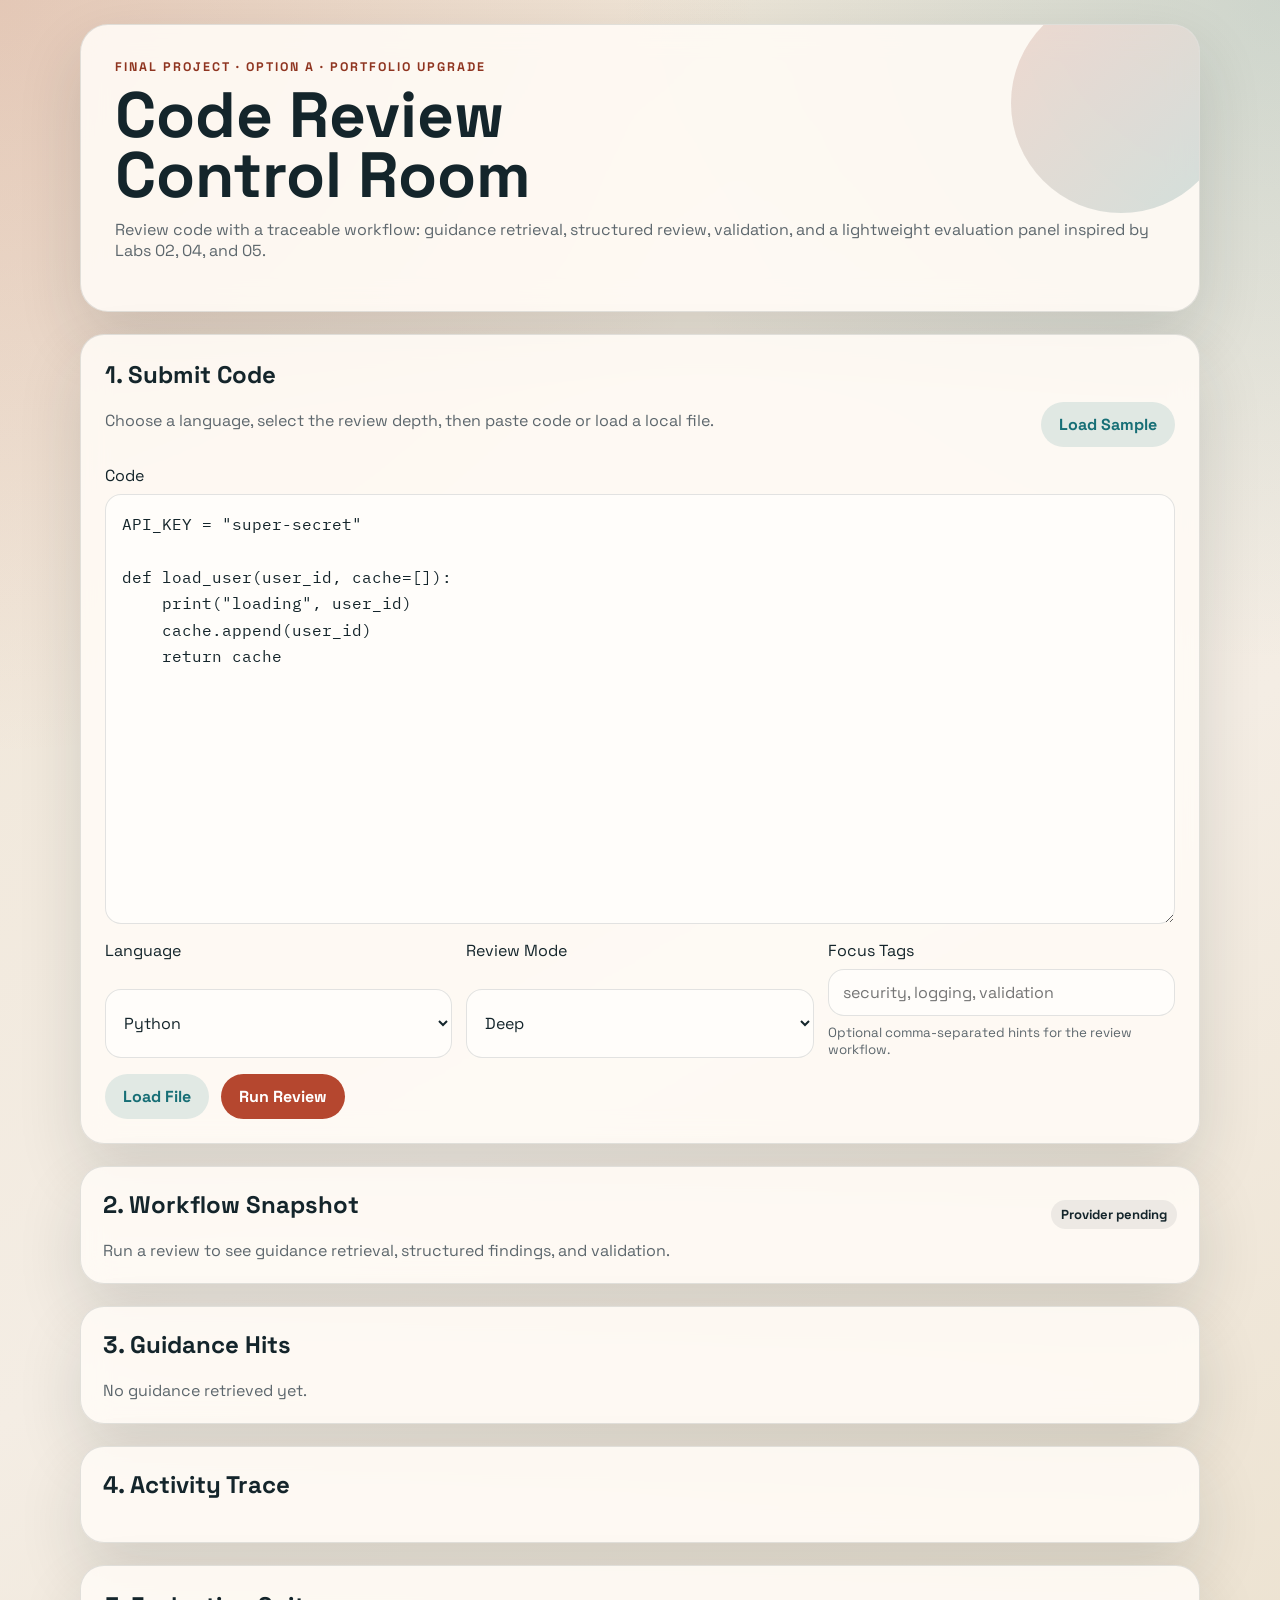
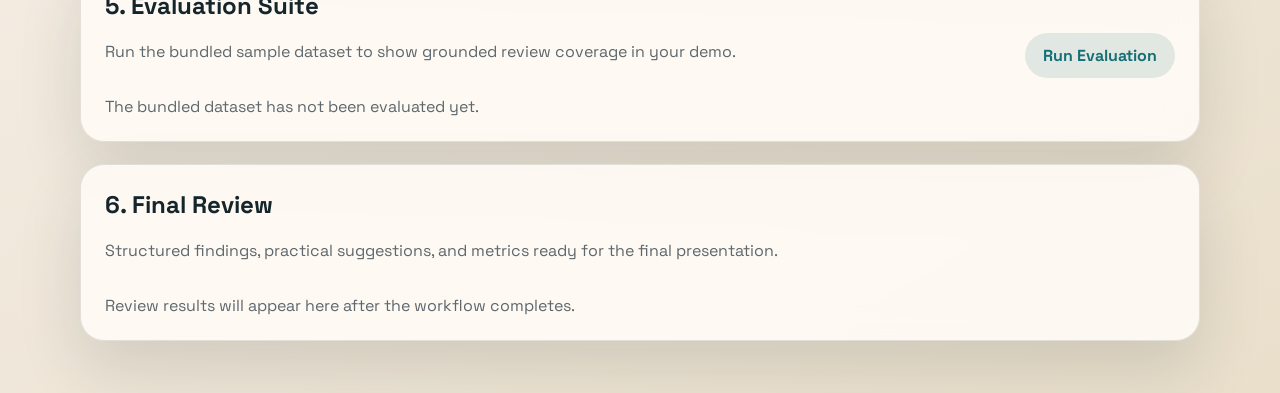
<file: solutions/labs/final-project-frontend/index.html>
<!DOCTYPE html>
<html lang="en">
  <head>
    <meta charset="UTF-8" />
    <meta name="viewport" content="width=device-width, initial-scale=1.0" />
    <title>Final Project · AI Code Review Bot</title>
    <link rel="preconnect" href="https://fonts.googleapis.com" />
    <link rel="preconnect" href="https://fonts.gstatic.com" crossorigin />
    <link
      href="https://fonts.googleapis.com/css2?family=Space+Grotesk:wght@400;500;700&family=IBM+Plex+Mono:wght@400;500&display=swap"
      rel="stylesheet"
    />
    <link rel="stylesheet" href="./styles.css" />
  </head>
  <body>
    <main class="page-shell">
      <section class="hero-card">
        <p class="eyebrow">Final Project · Option A · Portfolio Upgrade</p>
        <h1>Code Review Control Room</h1>
        <p class="hero-copy">
          Review code with a traceable workflow: guidance retrieval, structured review, validation,
          and a lightweight evaluation panel inspired by Labs 02, 04, and 05.
        </p>
      </section>

      <section class="workspace">
        <form id="review-form" class="panel">
          <div class="panel-heading">
            <div>
              <h2>1. Submit Code</h2>
              <p>Choose a language, select the review depth, then paste code or load a local file.</p>
            </div>
            <button id="load-sample-btn" class="secondary-button" type="button">Load Sample</button>
          </div>

          <label class="field">
            <span>Code</span>
            <textarea
              id="code-input"
              rows="15"
              placeholder="Paste Python or JavaScript code here..."
            ></textarea>
          </label>

          <div class="inline-grid">
            <label class="field">
              <span>Language</span>
              <select id="language-select">
                <option value="python" selected>Python</option>
                <option value="swift">Swift</option>
                <option value="kotlin">Kotlin</option>
                <option value="javascript">JavaScript</option>
                <option value="typescript">TypeScript</option>
                <option value="java">Java</option>
                <option value="go">Go</option>
                <option value="ruby">Ruby</option>
                <option value="csharp">C#</option>
                <option value="cpp">C++</option>
              </select>
            </label>

            <label class="field">
              <span>Review Mode</span>
              <select id="review-mode-select">
                <option value="general">General</option>
                <option value="security">Security</option>
                <option value="performance">Performance</option>
                <option value="deep" selected>Deep</option>
              </select>
            </label>

            <label class="field">
              <span>Focus Tags</span>
              <input id="focus-input" type="text" placeholder="security, logging, validation" />
              <small class="field-help">Optional comma-separated hints for the review workflow.</small>
            </label>
          </div>

          <div class="action-row">
            <label class="file-button" for="file-input">Load File</label>
            <input id="file-input" type="file" hidden />
            <button id="review-btn" type="submit">Run Review</button>
            <p id="review-status" class="status"></p>
          </div>
        </form>

        <section class="panel panel-tight">
          <div class="block-header">
            <h2>2. Workflow Snapshot</h2>
            <span id="provider-badge" class="provider-badge">Provider pending</span>
          </div>
          <div id="summary-empty" class="empty-state">
            Run a review to see guidance retrieval, structured findings, and validation.
          </div>
          <div id="summary-grid" class="summary-grid hidden"></div>
        </section>

        <section class="panel panel-tight">
          <h2>3. Guidance Hits</h2>
          <div id="guidance-output" class="guidance-output">
            <div class="empty-state">No guidance retrieved yet.</div>
          </div>
        </section>

        <section class="panel panel-tight">
          <h2>4. Activity Trace</h2>
          <div id="activity-output" class="activity-output"></div>
        </section>

        <section class="panel">
          <div class="panel-heading">
            <div>
              <h2>5. Evaluation Suite</h2>
              <p>Run the bundled sample dataset to show grounded review coverage in your demo.</p>
            </div>
            <button id="evaluate-btn" class="secondary-button" type="button">Run Evaluation</button>
          </div>
          <div id="eval-summary" class="empty-state">
            The bundled dataset has not been evaluated yet.
          </div>
          <div id="eval-results" class="result-stack hidden"></div>
        </section>
      </section>

      <section class="panel result-panel">
        <div class="panel-heading">
          <div>
            <h2>6. Final Review</h2>
            <p>Structured findings, practical suggestions, and metrics ready for the final presentation.</p>
          </div>
        </div>

        <div id="result-empty" class="empty-state">
          Review results will appear here after the workflow completes.
        </div>

        <div id="result-content" class="result-stack hidden">
          <article class="result-block">
            <h3>Summary</h3>
            <p id="summary-text" class="structured-copy"></p>
          </article>

          <div class="results-grid">
            <article class="result-block">
              <h3>Issues</h3>
              <ul id="issues-list" class="issues-list"></ul>
            </article>

            <article class="result-block">
              <h3>Metrics</h3>
              <div id="metrics-grid" class="metrics-grid"></div>
            </article>
          </div>

          <div class="results-grid">
            <article class="result-block">
              <h3>Suggestions</h3>
              <ul id="suggestions-list" class="structured-list"></ul>
            </article>

            <article class="result-block">
              <h3>Warnings</h3>
              <ul id="warnings-list" class="structured-list"></ul>
            </article>
          </div>
        </div>
      </section>
    </main>

    <script src="./config.js"></script>
    <script src="./script.js"></script>
  </body>
</html>
</file>
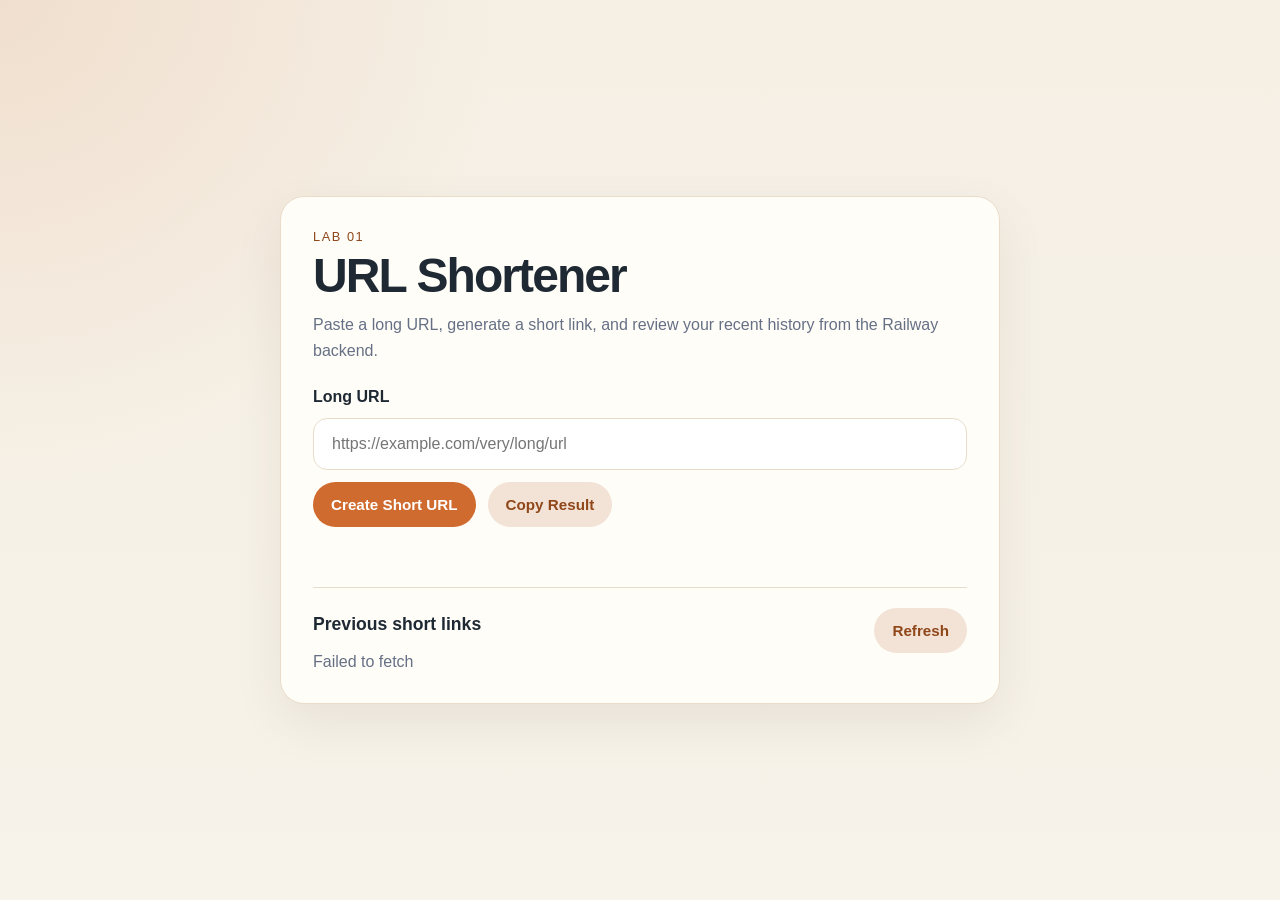
<file: solutions/labs/lab01-url-shortener-frontend/index.html>
<!DOCTYPE html>
<html lang="en">
<head>
  <meta charset="UTF-8" />
  <meta name="viewport" content="width=device-width, initial-scale=1.0" />
  <title>URL Shortener</title>
  <link rel="stylesheet" href="./styles.css" />
</head>
<body>
  <main class="card">
    <p class="eyebrow">Lab 01</p>
    <h1>URL Shortener</h1>
    <p class="intro">Paste a long URL, generate a short link, and review your recent history from the Railway backend.</p>

    <form id="shortener-form">
      <label class="label" for="url-input">Long URL</label>
      <input
        id="url-input"
        type="url"
        name="url"
        placeholder="https://example.com/very/long/url"
        required
      />
      <div class="actions">
        <button class="primary" id="submit-btn" type="submit">Create Short URL</button>
        <button class="secondary" id="copy-btn" type="button" disabled>Copy Result</button>
      </div>
    </form>

    <div class="status" id="status"></div>

    <section class="panel" id="result-panel">
      <div class="panel-title">Short URL</div>
      <a class="result-url" id="result-url" href="#" target="_blank" rel="noreferrer"></a>
    </section>

    <section class="history">
      <div class="history-header">
        <h2>Previous short links</h2>
        <button class="ghost" id="refresh-btn" type="button">Refresh</button>
      </div>
      <p class="history-empty" id="history-empty">No links created yet.</p>
      <ul class="history-list" id="history-list"></ul>
    </section>
  </main>

  <script src="./config.js"></script>
  <script src="./script.js"></script>
</body>
</html>
</file>
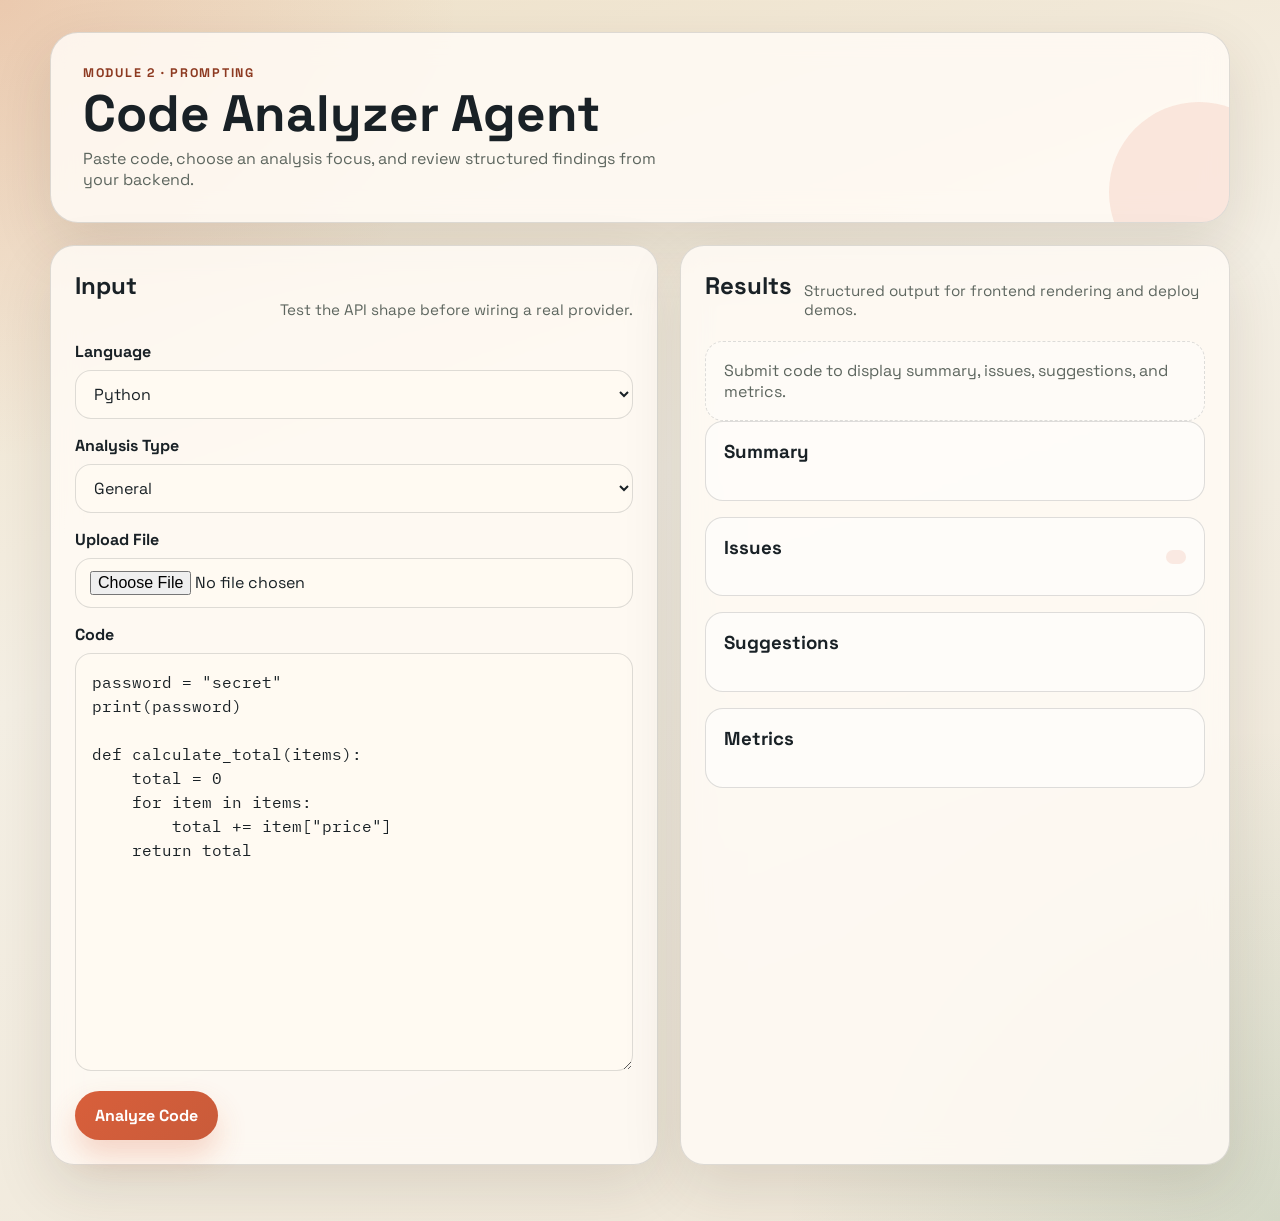
<file: solutions/labs/lab02-code-analyzer-frontend/index.html>
<!DOCTYPE html>
<html lang="en">
  <head>
    <meta charset="UTF-8" />
    <meta name="viewport" content="width=device-width, initial-scale=1.0" />
    <title>Lab 02 Code Analyzer</title>
    <link rel="preconnect" href="https://fonts.googleapis.com" />
    <link rel="preconnect" href="https://fonts.gstatic.com" crossorigin />
    <link
      href="https://fonts.googleapis.com/css2?family=Space+Grotesk:wght@400;500;700&family=IBM+Plex+Mono:wght@400;500&display=swap"
      rel="stylesheet"
    />
    <link rel="stylesheet" href="./styles.css" />
  </head>
  <body>
    <main class="page-shell">
      <section class="hero-card">
        <p class="eyebrow">Module 2 · Prompting</p>
        <h1>Code Analyzer Agent</h1>
        <p class="hero-copy">
          Paste code, choose an analysis focus, and review structured findings from your backend.
        </p>
      </section>

      <section class="workspace">
        <form id="analyzer-form" class="panel panel-form">
          <div class="panel-heading">
            <h2>Input</h2>
            <p>Test the API shape before wiring a real provider.</p>
          </div>

          <label class="field">
            <span>Language</span>
            <select id="language-select">
              <option value="python">Python</option>
              <option value="javascript">JavaScript</option>
              <option value="typescript">TypeScript</option>
              <option value="java">Java</option>
              <option value="go">Go</option>
              <option value="ruby">Ruby</option>
              <option value="csharp">C#</option>
              <option value="cpp">C++</option>
            </select>
          </label>

          <label class="field">
            <span>Analysis Type</span>
            <select id="analysis-type-select">
              <option value="general">General</option>
              <option value="security">Security</option>
              <option value="performance">Performance</option>
            </select>
          </label>

          <label class="field">
            <span>Upload File</span>
            <input id="file-input" type="file" />
          </label>

          <label class="field">
            <span>Code</span>
            <textarea
              id="code-input"
              rows="16"
              placeholder="Paste a function, module, or snippet here..."
            >password = "secret"
print(password)

def calculate_total(items):
    total = 0
    for item in items:
        total += item["price"]
    return total
</textarea>
          </label>

          <div class="action-row">
            <button id="analyze-btn" type="submit">Analyze Code</button>
            <p id="status" class="status"></p>
          </div>
        </form>

        <section class="panel panel-results">
          <div class="panel-heading">
            <h2>Results</h2>
            <p>Structured output for frontend rendering and deploy demos.</p>
          </div>

          <div id="result-empty" class="empty-state">
            Submit code to display summary, issues, suggestions, and metrics.
          </div>

          <div id="result-content" class="result-content hidden">
            <article class="result-block">
              <h3>Summary</h3>
              <p id="summary-text"></p>
            </article>

            <article class="result-block">
              <div class="block-header">
                <h3>Issues</h3>
                <span id="provider-badge" class="provider-badge"></span>
              </div>
              <ul id="issues-list" class="issues-list"></ul>
            </article>

            <article class="result-block">
              <h3>Suggestions</h3>
              <ul id="suggestions-list" class="simple-list"></ul>
            </article>

            <article class="result-block">
              <h3>Metrics</h3>
              <div id="metrics-grid" class="metrics-grid"></div>
            </article>
          </div>
        </section>
      </section>
    </main>

    <script src="./config.js"></script>
    <script src="./script.js"></script>
  </body>
</html>
</file>
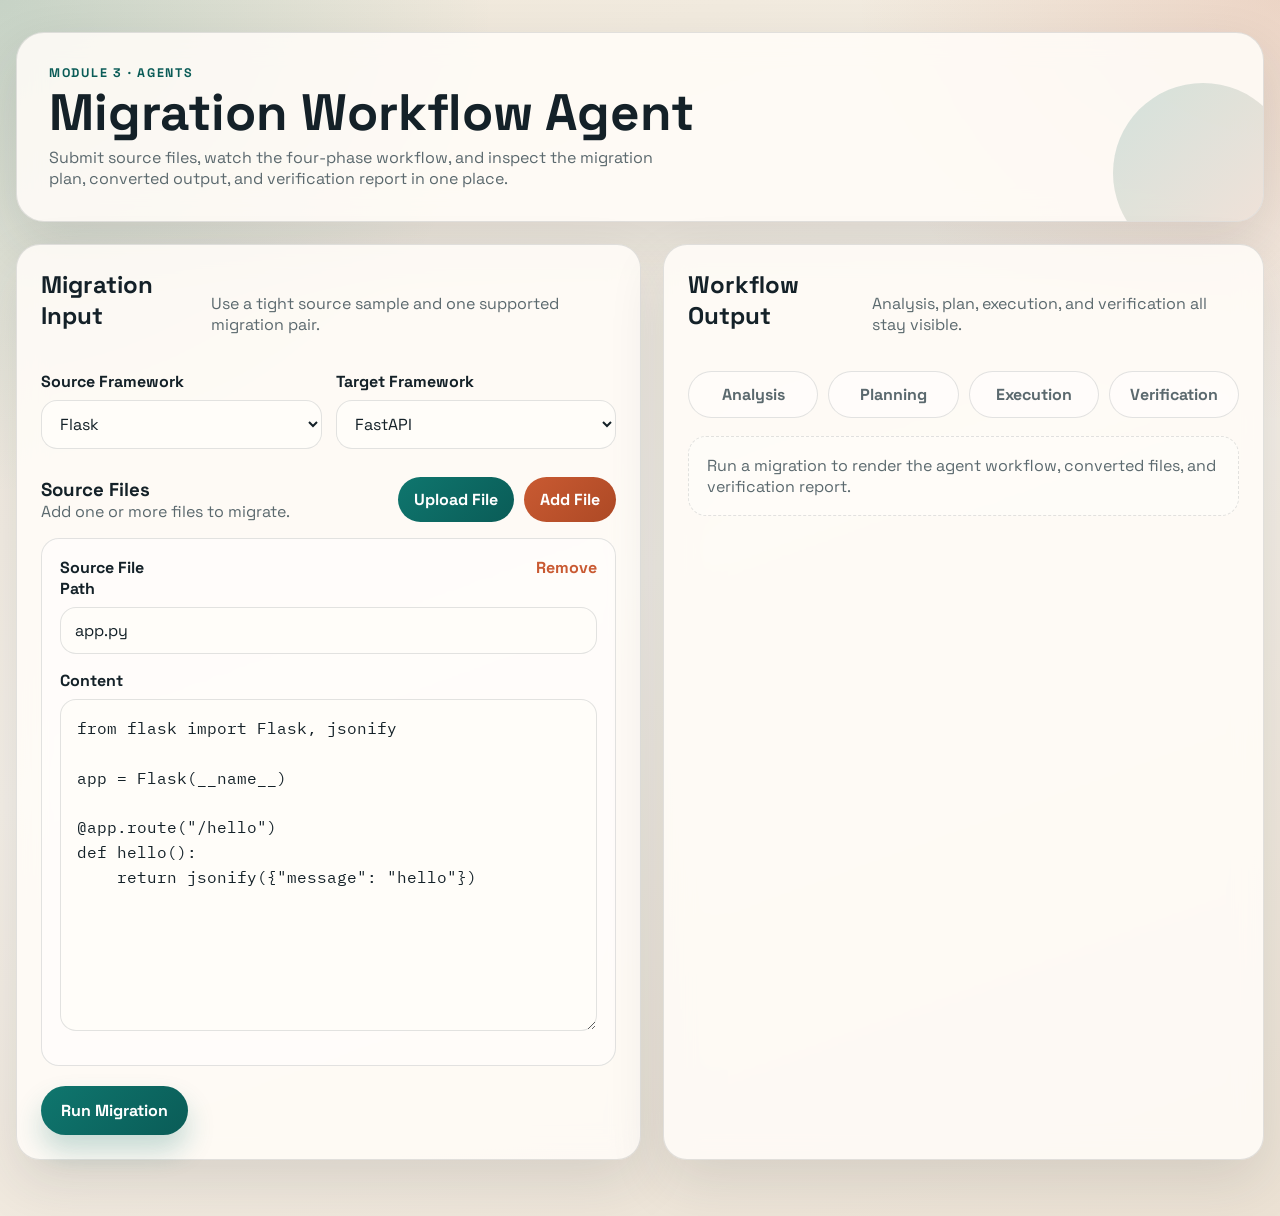
<file: solutions/labs/lab03-migration-workflow-frontend/index.html>
<!DOCTYPE html>
<html lang="en">
  <head>
    <meta charset="UTF-8" />
    <meta name="viewport" content="width=device-width, initial-scale=1.0" />
    <title>Lab 03 Migration Workflow Agent</title>
    <link rel="preconnect" href="https://fonts.googleapis.com" />
    <link rel="preconnect" href="https://fonts.gstatic.com" crossorigin />
    <link
      href="https://fonts.googleapis.com/css2?family=Space+Grotesk:wght@400;500;700&family=IBM+Plex+Mono:wght@400;500&display=swap"
      rel="stylesheet"
    />
    <link rel="stylesheet" href="./styles.css" />
  </head>
  <body>
    <main class="page-shell">
      <section class="hero-card">
        <p class="eyebrow">Module 3 · Agents</p>
        <h1>Migration Workflow Agent</h1>
        <p class="hero-copy">
          Submit source files, watch the four-phase workflow, and inspect the migration plan,
          converted output, and verification report in one place.
        </p>
      </section>

      <section class="workspace">
        <form id="migration-form" class="panel panel-form">
          <div class="panel-heading">
            <h2>Migration Input</h2>
            <p>Use a tight source sample and one supported migration pair.</p>
          </div>

          <div class="field-grid">
            <label class="field">
              <span>Source Framework</span>
              <select id="source-framework">
                <option value="flask">Flask</option>
                <option value="express">Express</option>
              </select>
            </label>

            <label class="field">
              <span>Target Framework</span>
              <select id="target-framework">
                <option value="fastapi">FastAPI</option>
                <option value="hono">Hono</option>
              </select>
            </label>
          </div>

          <section class="files-panel">
            <div class="files-header">
              <div>
                <h3>Source Files</h3>
                <p>Add one or more files to migrate.</p>
              </div>
              <div class="files-actions">
                <button id="upload-file-btn" class="secondary-button secondary-button-alt" type="button">Upload File</button>
                <button id="add-file-btn" class="secondary-button" type="button">Add File</button>
              </div>
            </div>

            <div id="files-list" class="files-list"></div>
            <input id="hidden-file-input" type="file" class="hidden-file-input" />
          </section>

          <div class="action-row">
            <button id="migrate-btn" type="submit">Run Migration</button>
            <p id="status" class="status"></p>
          </div>
        </form>

        <section class="panel panel-results">
          <div class="panel-heading">
            <h2>Workflow Output</h2>
            <p>Analysis, plan, execution, and verification all stay visible.</p>
          </div>

          <div class="progress-strip">
            <div class="phase-pill" data-phase="analysis">Analysis</div>
            <div class="phase-pill" data-phase="planning">Planning</div>
            <div class="phase-pill" data-phase="execution">Execution</div>
            <div class="phase-pill" data-phase="verification">Verification</div>
          </div>

          <div id="result-empty" class="empty-state">
            Run a migration to render the agent workflow, converted files, and verification report.
          </div>

          <div id="result-content" class="result-content hidden">
            <article class="result-block">
              <div class="block-header">
                <h3>Analysis Summary</h3>
                <span id="provider-badge" class="provider-badge"></span>
              </div>
              <p id="analysis-summary"></p>
              <div class="tag-grid">
                <div>
                  <h4>Detected Patterns</h4>
                  <ul id="patterns-list" class="chip-list"></ul>
                </div>
                <div>
                  <h4>Risks</h4>
                  <ul id="risks-list" class="simple-list"></ul>
                </div>
              </div>
            </article>

            <article class="result-block">
              <h3>Migration Plan</h3>
              <ol id="plan-list" class="plan-list"></ol>
            </article>

            <article class="result-block">
              <h3>Migrated Files</h3>
              <div id="files-output" class="files-output"></div>
            </article>

            <article class="result-block">
              <h3>Verification</h3>
              <p id="verification-summary"></p>
              <ul id="verification-issues" class="simple-list"></ul>
              <h4>Human Review</h4>
              <ul id="human-review" class="simple-list"></ul>
            </article>

            <article class="result-block">
              <h3>Errors</h3>
              <ul id="errors-list" class="simple-list"></ul>
            </article>
          </div>
        </section>
      </section>
    </main>

    <template id="file-template">
      <article class="file-card">
        <div class="file-card-header">
          <strong>Source File</strong>
          <button class="ghost-button remove-file-btn" type="button">Remove</button>
        </div>
        <label class="field">
          <span>Path</span>
          <input class="file-path-input" type="text" placeholder="app.py" />
        </label>
        <label class="field">
          <span>Content</span>
          <textarea class="file-content-input" rows="12" placeholder="Paste source code..."></textarea>
        </label>
      </article>
    </template>

    <script src="./config.js"></script>
    <script src="./script.js"></script>
  </body>
</html>
</file>
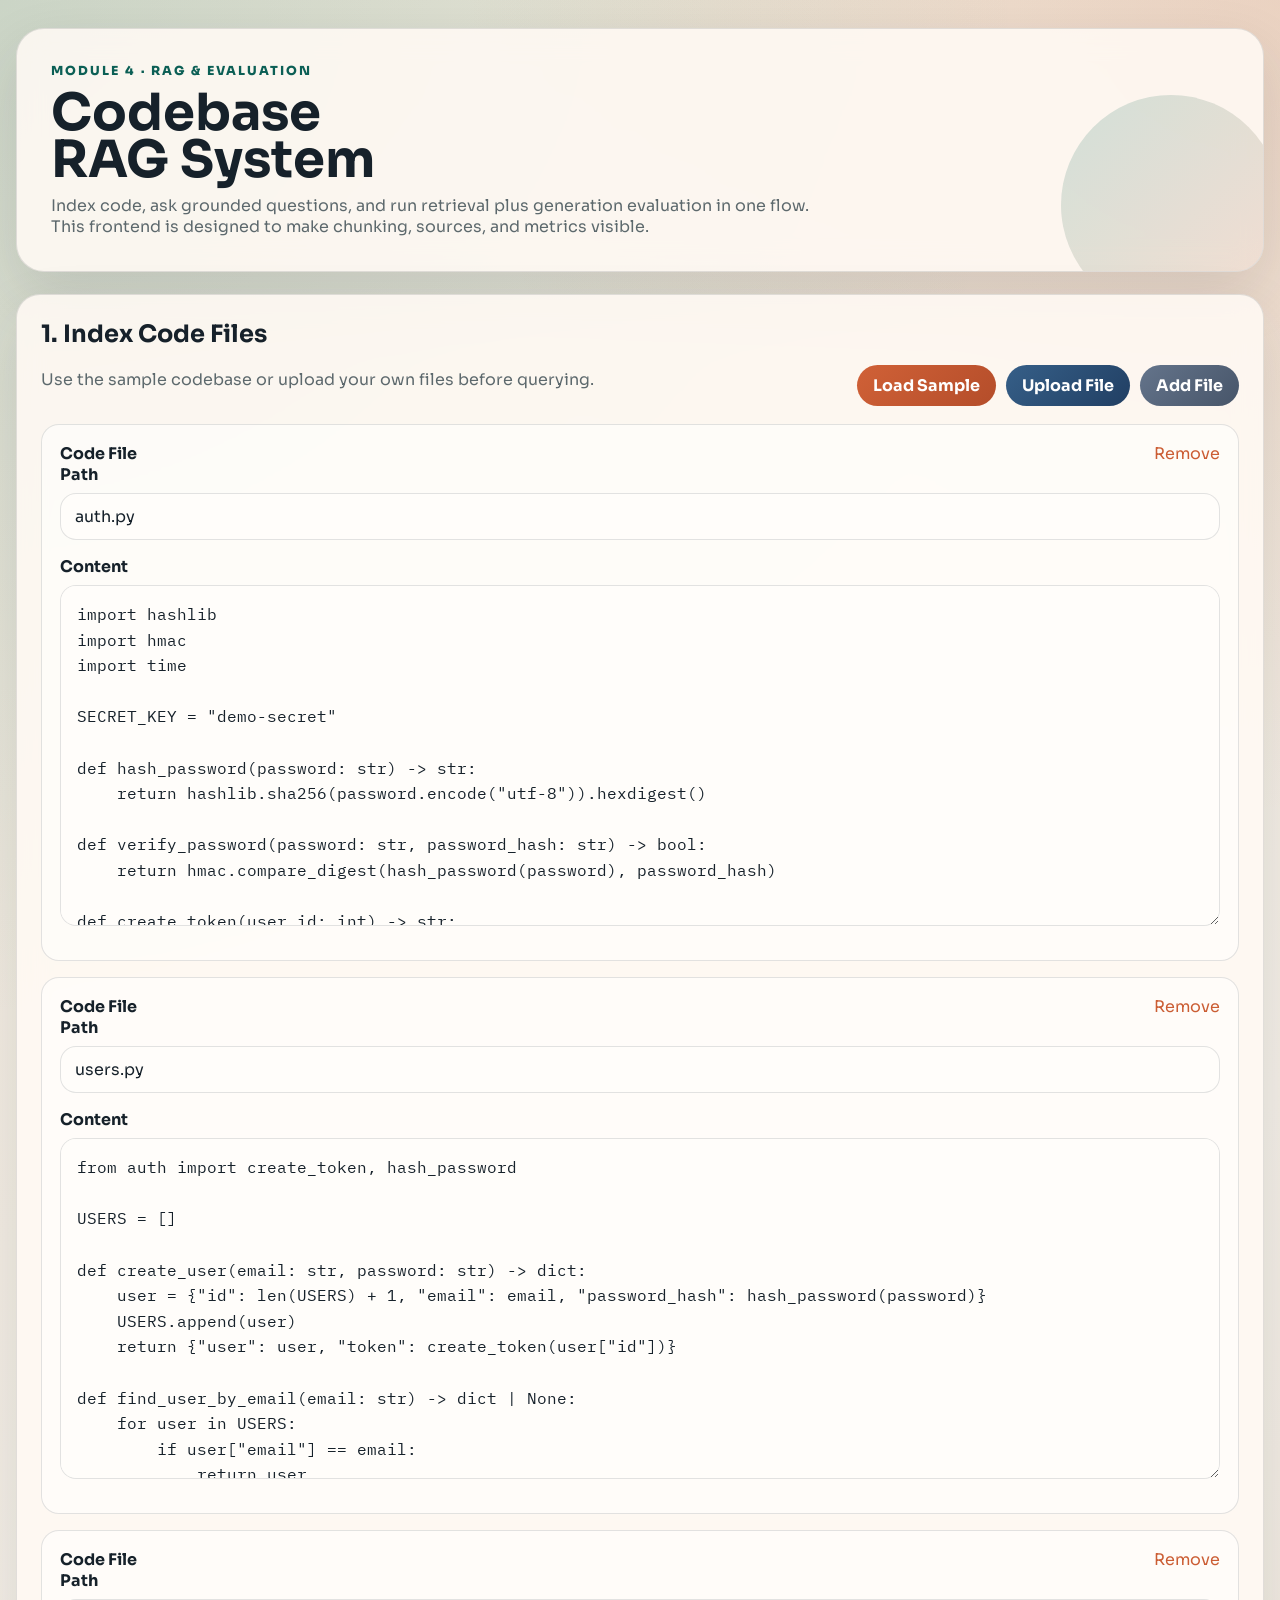
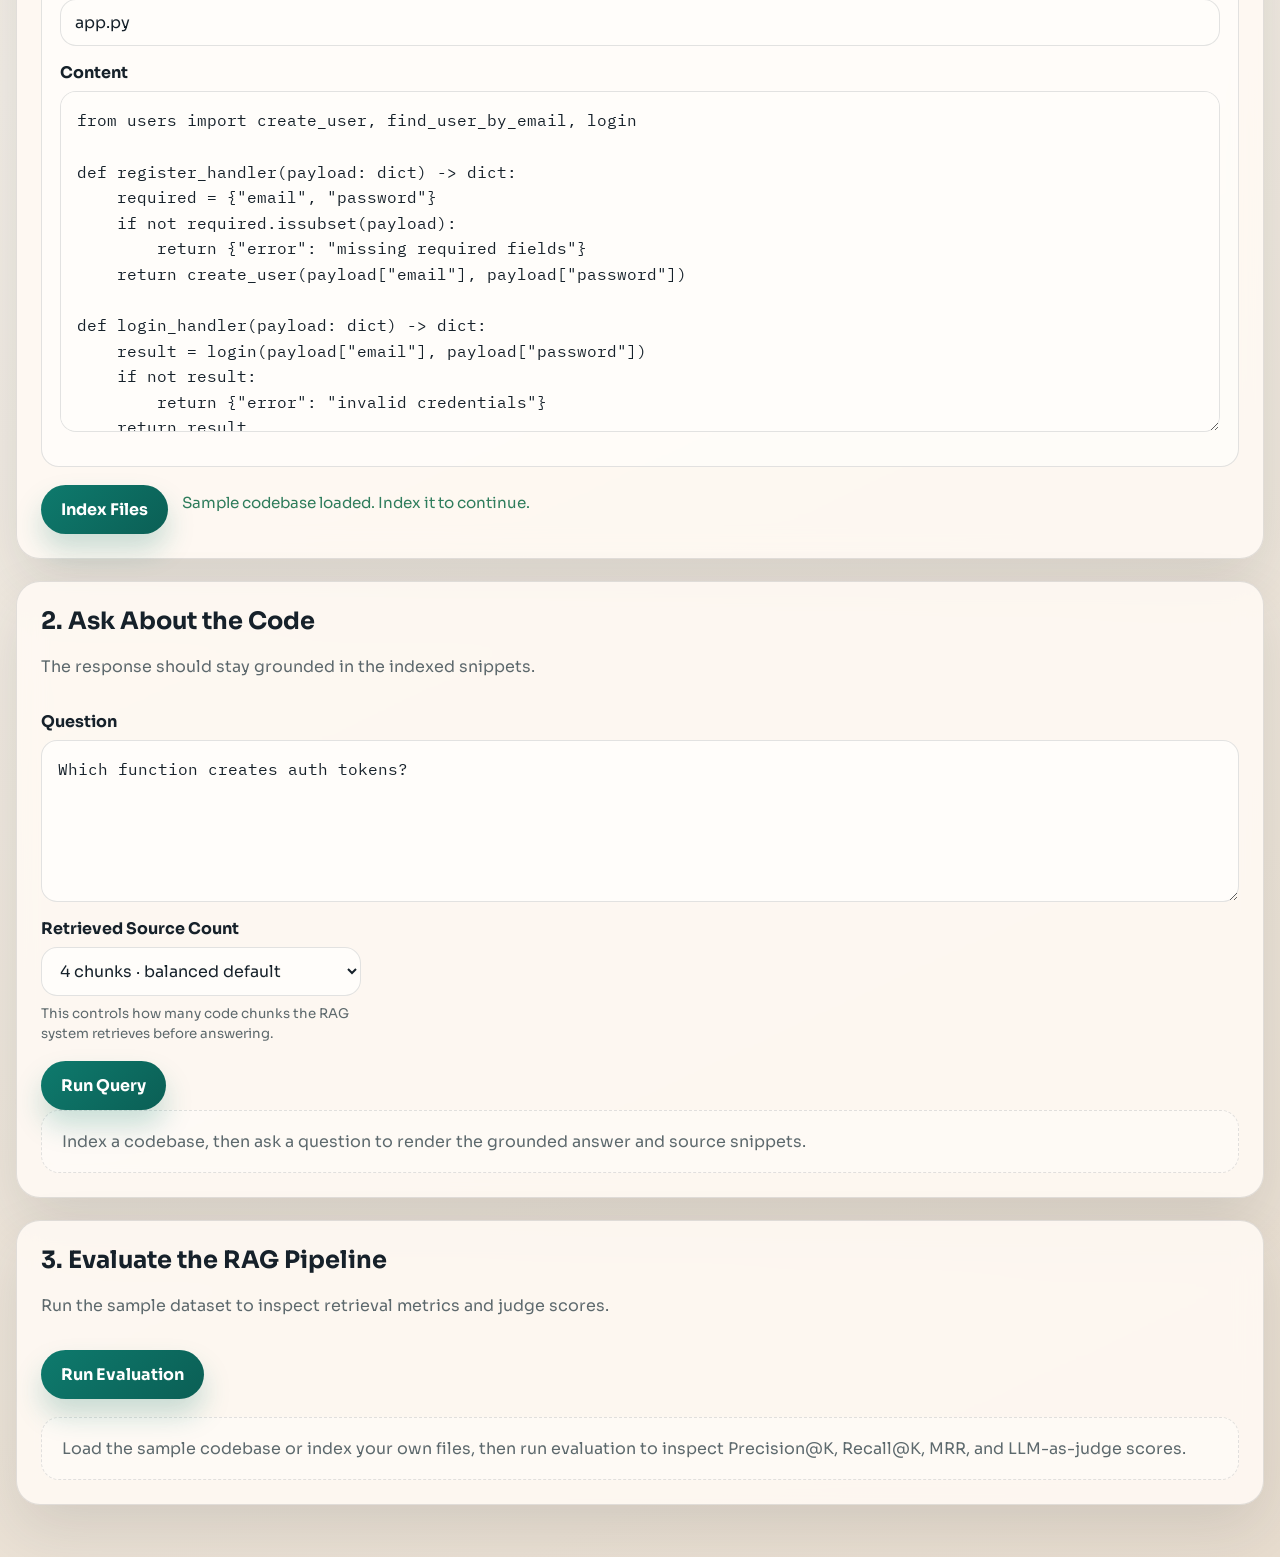
<file: solutions/labs/lab04-rag-system-frontend/index.html>
<!DOCTYPE html>
<html lang="en">
  <head>
    <meta charset="UTF-8" />
    <meta name="viewport" content="width=device-width, initial-scale=1.0" />
    <title>Lab 04 RAG System</title>
    <link rel="preconnect" href="https://fonts.googleapis.com" />
    <link rel="preconnect" href="https://fonts.gstatic.com" crossorigin />
    <link
      href="https://fonts.googleapis.com/css2?family=Sora:wght@400;600;700;800&family=IBM+Plex+Mono:wght@400;500&display=swap"
      rel="stylesheet"
    />
    <link rel="stylesheet" href="./styles.css" />
  </head>
  <body>
    <main class="page-shell">
      <section class="hero-card">
        <p class="eyebrow">Module 4 · RAG & Evaluation</p>
        <h1>Codebase RAG System</h1>
        <p class="hero-copy">
          Index code, ask grounded questions, and run retrieval plus generation evaluation in one
          flow. This frontend is designed to make chunking, sources, and metrics visible.
        </p>
      </section>

      <section class="workspace">
        <div class="left-column">
          <form id="index-form" class="panel">
            <div class="panel-heading">
              <div>
                <h2>1. Index Code Files</h2>
                <p>Use the sample codebase or upload your own files before querying.</p>
              </div>
              <div class="button-stack">
                <button id="load-sample-btn" class="secondary-button" type="button">Load Sample</button>
                <button id="upload-file-btn" class="secondary-button secondary-button-alt" type="button">Upload File</button>
                <button id="add-file-btn" class="secondary-button tertiary" type="button">Add File</button>
              </div>
            </div>

            <div id="files-list" class="files-list"></div>
            <input id="hidden-file-input" type="file" class="hidden-file-input" multiple />

            <div class="action-row">
              <button id="index-btn" type="submit">Index Files</button>
              <p id="index-status" class="status"></p>
            </div>

            <div id="index-summary" class="info-card hidden"></div>
          </form>

          <form id="query-form" class="panel">
            <div class="panel-heading">
              <div>
                <h2>2. Ask About the Code</h2>
                <p>The response should stay grounded in the indexed snippets.</p>
              </div>
            </div>

            <label class="field">
              <span>Question</span>
              <textarea
                id="question-input"
                rows="5"
                placeholder="Where is token creation implemented?"
              ></textarea>
            </label>

            <label class="field field-inline field-wide">
              <span>Retrieved Source Count</span>
              <select id="top-k-input">
                <option value="3">3 chunks · tighter answers</option>
                <option value="4" selected>4 chunks · balanced default</option>
                <option value="5">5 chunks · more context</option>
                <option value="6">6 chunks · broader search</option>
              </select>
              <small class="field-help">
                This controls how many code chunks the RAG system retrieves before answering.
              </small>
            </label>

            <div class="action-row">
              <button id="query-btn" type="submit">Run Query</button>
              <p id="query-status" class="status"></p>
            </div>

            <div id="query-empty" class="empty-state">
              Index a codebase, then ask a question to render the grounded answer and source snippets.
            </div>

            <div id="query-result" class="result-stack hidden">
              <article class="result-block">
                <div class="block-header">
                  <h3>Answer</h3>
                  <span id="provider-badge" class="provider-badge"></span>
                </div>
                <p id="answer-output"></p>
              </article>

              <article class="result-block">
                <h3>Retrieved Sources</h3>
                <div id="sources-output" class="sources-output"></div>
              </article>
            </div>
          </form>
        </div>
      </section>

      <section class="panel evaluation-panel">
        <div class="panel-heading">
          <div>
            <h2>3. Evaluate the RAG Pipeline</h2>
            <p>Run the sample dataset to inspect retrieval metrics and judge scores.</p>
          </div>
        </div>

        <div class="action-row action-row-wide">
          <button id="evaluate-btn" type="button">Run Evaluation</button>
          <p id="eval-status" class="status"></p>
        </div>

        <div id="eval-empty" class="empty-state">
          Load the sample codebase or index your own files, then run evaluation to inspect
          Precision@K, Recall@K, MRR, and LLM-as-judge scores.
        </div>

        <div id="eval-result" class="result-stack hidden">
          <article class="result-block">
            <h3>Aggregate Metrics</h3>
            <div id="metrics-grid" class="metrics-grid"></div>
          </article>

          <article class="result-block">
            <div class="block-header">
              <h3>Per-Example Results</h3>
              <span id="dataset-badge" class="provider-badge"></span>
            </div>
            <div id="examples-output" class="examples-output"></div>
          </article>
        </div>
      </section>
    </main>

    <template id="file-template">
      <article class="file-card">
        <div class="file-card-header">
          <strong>Code File</strong>
          <button class="ghost-button remove-file-btn" type="button">Remove</button>
        </div>
        <label class="field">
          <span>Path</span>
          <input class="file-path-input" type="text" placeholder="app.py" />
        </label>
        <label class="field">
          <span>Content</span>
          <textarea class="file-content-input" rows="12" placeholder="Paste source code..."></textarea>
        </label>
      </article>
    </template>

    <script src="./config.js"></script>
    <script src="./script.js"></script>
  </body>
</html>
</file>
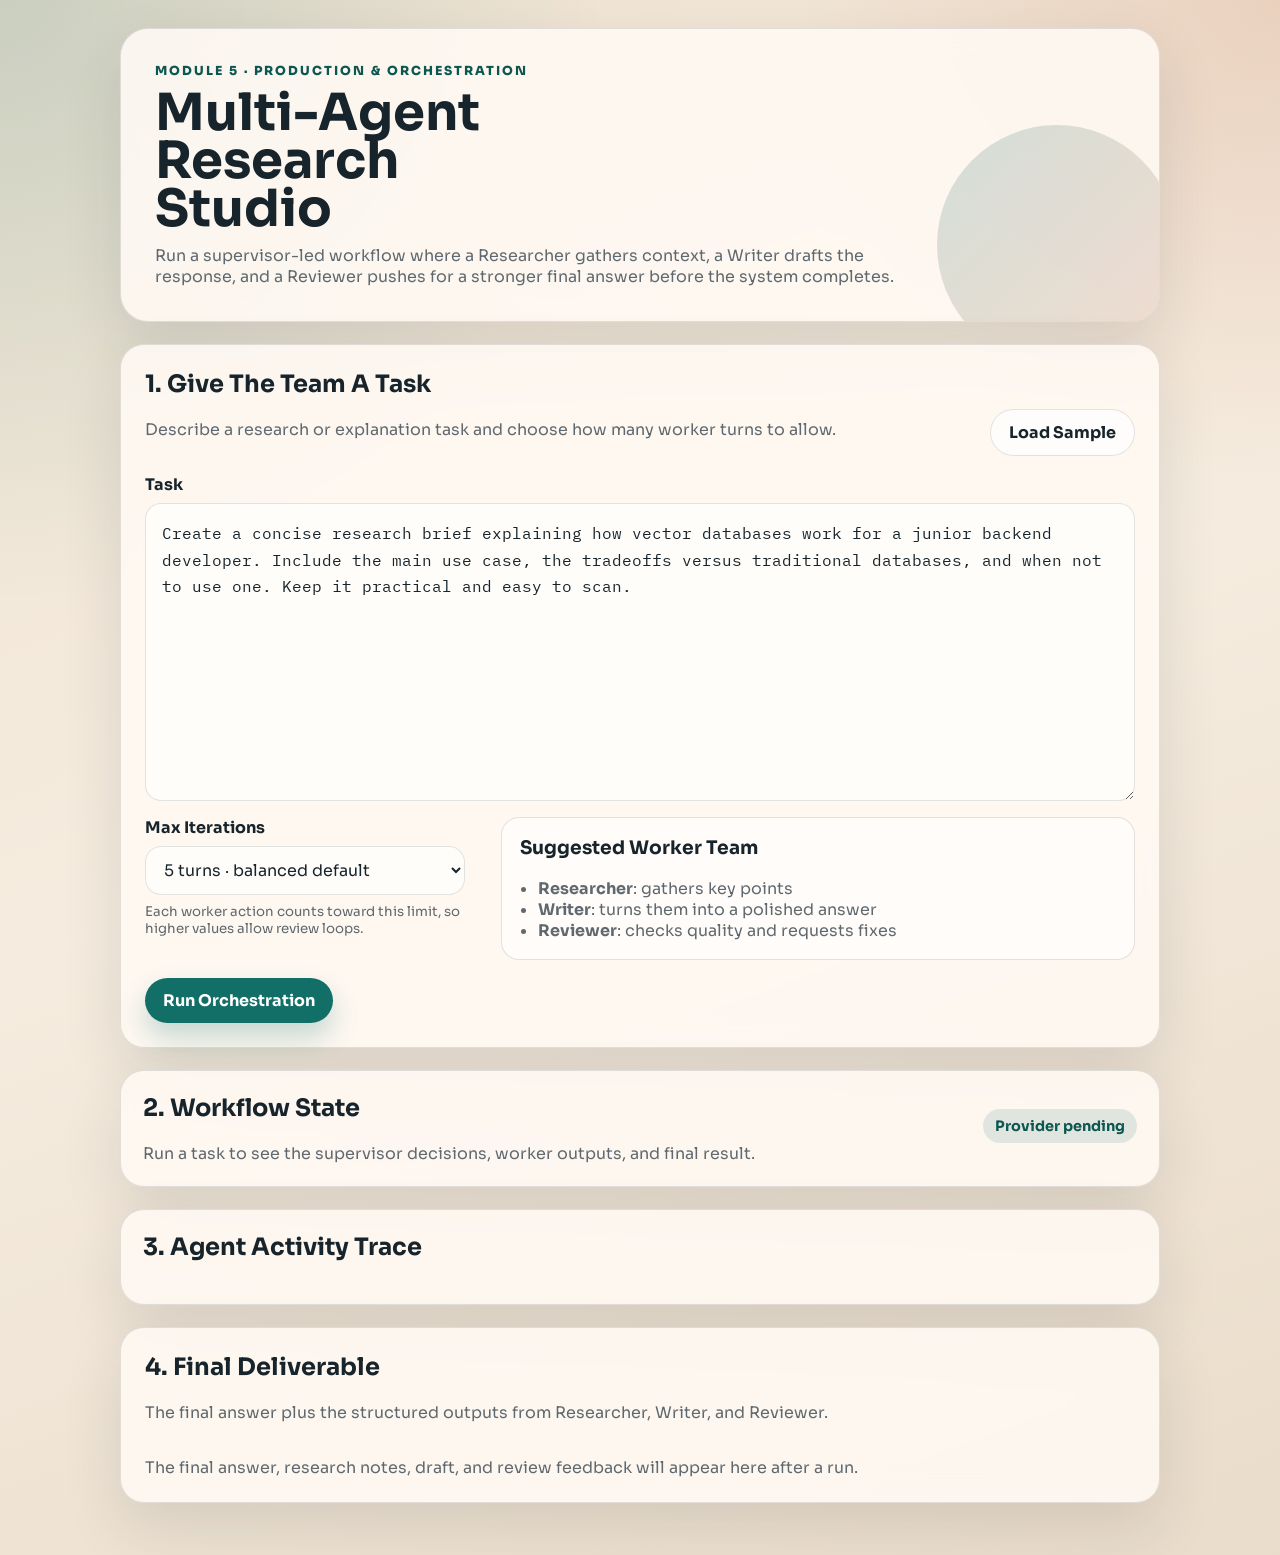
<file: solutions/labs/lab05-multi-agent-frontend/index.html>
<!DOCTYPE html>
<html lang="en">
  <head>
    <meta charset="UTF-8" />
    <meta name="viewport" content="width=device-width, initial-scale=1.0" />
    <title>Lab 05 Multi-Agent Orchestration</title>
    <link rel="preconnect" href="https://fonts.googleapis.com" />
    <link rel="preconnect" href="https://fonts.gstatic.com" crossorigin />
    <link
      href="https://fonts.googleapis.com/css2?family=Sora:wght@400;600;700;800&family=IBM+Plex+Mono:wght@400;500&display=swap"
      rel="stylesheet"
    />
    <link rel="stylesheet" href="./styles.css" />
  </head>
  <body>
    <main class="page-shell">
      <section class="hero-card">
        <p class="eyebrow">Module 5 · Production & Orchestration</p>
        <h1>Multi-Agent Research Studio</h1>
        <p class="hero-copy">
          Run a supervisor-led workflow where a Researcher gathers context, a Writer drafts the
          response, and a Reviewer pushes for a stronger final answer before the system completes.
        </p>
      </section>

      <section class="workspace">
        <div class="left-column">
          <form id="run-form" class="panel">
            <div class="panel-heading">
              <div>
                <h2>1. Give The Team A Task</h2>
                <p>Describe a research or explanation task and choose how many worker turns to allow.</p>
              </div>
              <button id="load-sample-btn" class="secondary-button" type="button">Load Sample</button>
            </div>

            <label class="field">
              <span>Task</span>
              <textarea
                id="task-input"
                rows="10"
                placeholder="Example: Explain how vector databases work for a junior backend developer and include practical tradeoffs."
              ></textarea>
            </label>

            <div class="inline-grid">
              <label class="field field-wide">
                <span>Max Iterations</span>
                <select id="iterations-input">
                  <option value="4">4 turns · quicker run</option>
                  <option value="5" selected>5 turns · balanced default</option>
                  <option value="6">6 turns · more revision room</option>
                  <option value="7">7 turns · deeper polishing</option>
                </select>
                <small class="field-help">
                  Each worker action counts toward this limit, so higher values allow review loops.
                </small>
              </label>

              <article class="tip-card">
                <h3>Suggested Worker Team</h3>
                <ul>
                  <li><strong>Researcher</strong>: gathers key points</li>
                  <li><strong>Writer</strong>: turns them into a polished answer</li>
                  <li><strong>Reviewer</strong>: checks quality and requests fixes</li>
                </ul>
              </article>
            </div>

            <div class="action-row">
              <button id="run-btn" type="submit">Run Orchestration</button>
              <p id="run-status" class="status"></p>
            </div>
          </form>
        </div>

        <div class="right-column">
          <section class="panel panel-tight">
            <div class="block-header">
              <h2>2. Workflow State</h2>
              <span id="provider-badge" class="provider-badge">Provider pending</span>
            </div>
            <div id="workflow-empty" class="empty-state">
              Run a task to see the supervisor decisions, worker outputs, and final result.
            </div>
            <div id="workflow-summary" class="summary-grid hidden"></div>
          </section>

          <section class="panel panel-tight">
            <h2>3. Agent Activity Trace</h2>
            <div id="activity-output" class="activity-output"></div>
          </section>
        </div>
      </section>

      <section class="panel result-panel">
        <div class="panel-heading">
          <div>
            <h2>4. Final Deliverable</h2>
            <p>The final answer plus the structured outputs from Researcher, Writer, and Reviewer.</p>
          </div>
        </div>

        <div id="result-empty" class="empty-state">
          The final answer, research notes, draft, and review feedback will appear here after a run.
        </div>

        <div id="result-content" class="result-stack hidden">
          <article class="result-block">
            <h3>Final Output</h3>
            <pre id="final-output" class="markdown-output"></pre>
          </article>

          <div class="results-grid">
            <article class="result-block">
              <h3>Researcher Output</h3>
              <div id="research-output"></div>
            </article>

            <article class="result-block">
              <h3>Writer Output</h3>
              <div id="writer-output"></div>
            </article>
          </div>

          <article class="result-block">
            <h3>Reviewer Output</h3>
            <div id="review-output"></div>
          </article>
        </div>
      </section>
    </main>

    <script src="./config.js"></script>
    <script src="./script.js"></script>
  </body>
</html>
</file>
<file: solutions/labs/final-project-frontend/styles.css>
:root {
  --bg: #f1eadf;
  --panel: rgba(255, 251, 246, 0.9);
  --panel-strong: #fffdfa;
  --ink: #14252b;
  --muted: #5d676d;
  --line: rgba(20, 37, 43, 0.12);
  --accent: #b5472f;
  --accent-strong: #8f3521;
  --teal: #176f76;
  --teal-soft: rgba(23, 111, 118, 0.12);
  --gold: #c08a1f;
  --good: #2d7a58;
  --bad: #b54034;
  --shadow: 0 28px 64px rgba(31, 39, 46, 0.14);
}

* {
  box-sizing: border-box;
}

body {
  margin: 0;
  min-height: 100vh;
  font-family: "Space Grotesk", sans-serif;
  color: var(--ink);
  background:
    radial-gradient(circle at top left, rgba(181, 71, 47, 0.18), transparent 32%),
    radial-gradient(circle at top right, rgba(23, 111, 118, 0.16), transparent 28%),
    linear-gradient(150deg, #eee4d4 0%, #f4ede4 52%, #eadfcb 100%);
}

.page-shell {
  width: min(1120px, calc(100% - 28px));
  margin: 0 auto;
  padding: 24px 0 52px;
}

.hero-card,
.panel {
  background: var(--panel);
  border: 1px solid var(--line);
  box-shadow: var(--shadow);
  backdrop-filter: blur(14px);
}

.hero-card {
  padding: 34px;
  border-radius: 28px;
  overflow: hidden;
  position: relative;
}

.hero-card::after {
  content: "";
  position: absolute;
  right: -32px;
  top: -32px;
  width: 220px;
  height: 220px;
  border-radius: 999px;
  background: linear-gradient(135deg, rgba(181, 71, 47, 0.18), rgba(23, 111, 118, 0.18));
}

.eyebrow {
  margin: 0 0 10px;
  text-transform: uppercase;
  letter-spacing: 0.16em;
  color: var(--accent-strong);
  font-size: 0.78rem;
  font-weight: 700;
}

h1,
h2,
h3,
p,
ul {
  margin-top: 0;
}

h1 {
  margin-bottom: 14px;
  font-size: clamp(2.7rem, 5vw, 5.2rem);
  line-height: 0.94;
  max-width: 14ch;
  text-wrap: balance;
}

.hero-copy,
.panel-heading p,
.empty-state,
.summary-value,
.activity-detail,
.structured-copy,
.field-help,
.guidance-card p,
.issue-line {
  color: var(--muted);
}

.workspace {
  display: grid;
  gap: 22px;
  margin-top: 22px;
}

.panel {
  border-radius: 24px;
  padding: 24px;
}

.panel-tight {
  padding: 22px;
}

.panel-heading,
.block-header,
.activity-header,
.guidance-meta,
.issue-topline,
.action-row {
  display: flex;
  justify-content: space-between;
  gap: 12px;
  align-items: center;
}

.panel-heading {
  align-items: flex-end;
  margin-bottom: 18px;
}

.field {
  display: grid;
  gap: 8px;
  margin-bottom: 16px;
}

.inline-grid {
  display: grid;
  grid-template-columns: repeat(3, minmax(0, 1fr));
  gap: 14px;
}

input,
select,
textarea,
button {
  font: inherit;
}

input,
select,
textarea {
  width: 100%;
  border-radius: 16px;
  border: 1px solid var(--line);
  background: var(--panel-strong);
  color: var(--ink);
}

input,
select {
  padding: 12px 14px;
}

textarea {
  min-height: 220px;
  resize: vertical;
  padding: 16px;
  line-height: 1.65;
  font-family: "IBM Plex Mono", monospace;
}

button,
.file-button {
  border: 0;
  border-radius: 999px;
  padding: 12px 18px;
  cursor: pointer;
  font-weight: 700;
  transition: transform 160ms ease, opacity 160ms ease, background 160ms ease;
}

button:hover,
.file-button:hover {
  transform: translateY(-1px);
}

#review-btn,
.secondary-button:hover {
  background: var(--accent);
  color: white;
}

.secondary-button,
.file-button {
  background: var(--teal-soft);
  color: var(--teal);
}

.status {
  min-height: 1.4em;
  margin: 0;
  flex: 1;
}

.status.success {
  color: var(--good);
}

.status.error {
  color: var(--bad);
}

.provider-badge,
.pill,
.step-badge,
.event-pill {
  display: inline-flex;
  align-items: center;
  border-radius: 999px;
  padding: 6px 10px;
  font-size: 0.82rem;
  font-weight: 700;
}

.provider-badge,
.pill,
.event-pill {
  background: rgba(20, 37, 43, 0.07);
}

.step-badge {
  background: rgba(23, 111, 118, 0.12);
  color: var(--teal);
}

.summary-grid,
.results-grid,
.metrics-grid {
  display: grid;
  gap: 14px;
}

.summary-grid {
  grid-template-columns: repeat(2, minmax(0, 1fr));
}

.results-grid {
  grid-template-columns: repeat(2, minmax(0, 1fr));
}

.metrics-grid {
  grid-template-columns: repeat(2, minmax(0, 1fr));
}

.summary-card,
.guidance-card,
.activity-card,
.result-block,
.issue-card,
.metric-card {
  background: rgba(255, 255, 255, 0.58);
  border: 1px solid var(--line);
  border-radius: 18px;
}

.summary-card,
.guidance-card,
.activity-card,
.result-block,
.metric-card {
  padding: 18px;
}

.guidance-output,
.activity-output,
.issues-list {
  display: grid;
  gap: 14px;
}

.payload-block {
  margin: 12px 0 0;
  padding: 14px;
  border-radius: 14px;
  background: #172126;
  color: #eef5f7;
  overflow-x: auto;
  font-size: 0.84rem;
  font-family: "IBM Plex Mono", monospace;
}

.issues-list,
.structured-list {
  list-style: none;
  padding: 0;
  margin: 0;
}

.issue-card {
  padding: 16px;
}

.severity.critical {
  background: rgba(181, 64, 52, 0.12);
  color: var(--bad);
}

.severity.high {
  background: rgba(192, 138, 31, 0.14);
  color: #8f630d;
}

.severity.medium {
  background: rgba(23, 111, 118, 0.12);
  color: var(--teal);
}

.severity.low {
  background: rgba(45, 122, 88, 0.12);
  color: var(--good);
}

.metric-card {
  display: grid;
  gap: 8px;
}

.metric-label {
  color: var(--muted);
  font-size: 0.9rem;
}

.metric-value {
  font-size: 1.3rem;
  font-weight: 700;
}

.result-panel {
  margin-top: 22px;
}

.result-stack {
  display: grid;
  gap: 16px;
}

.hidden {
  display: none;
}

@media (max-width: 900px) {
  .inline-grid,
  .results-grid,
  .summary-grid,
  .metrics-grid {
    grid-template-columns: 1fr;
  }

  .panel-heading,
  .block-header,
  .action-row {
    align-items: flex-start;
    flex-direction: column;
  }
}
</file>
<file: solutions/labs/lab01-url-shortener-frontend/styles.css>
:root {
  --bg: #f7f3ea;
  --panel: #fffdf8;
  --ink: #1f2933;
  --muted: #667085;
  --accent: #d06b2f;
  --accent-dark: #8f4619;
  --border: #eadcc9;
  --success: #0f9d58;
  --error: #c62828;
}

* {
  box-sizing: border-box;
}

body {
  margin: 0;
  font-family: "Avenir Next", "Segoe UI", sans-serif;
  background:
    radial-gradient(circle at top left, rgba(208, 107, 47, 0.12), transparent 32%),
    linear-gradient(180deg, #f5efe4 0%, var(--bg) 100%);
  color: var(--ink);
  min-height: 100vh;
  display: grid;
  place-items: center;
  padding: 24px;
}

.card {
  width: min(720px, 100%);
  background: var(--panel);
  border: 1px solid var(--border);
  border-radius: 24px;
  box-shadow: 0 20px 50px rgba(70, 43, 21, 0.08);
  padding: 32px;
}

.eyebrow {
  margin: 0 0 8px;
  text-transform: uppercase;
  letter-spacing: 0.12em;
  font-size: 0.8rem;
  color: var(--accent-dark);
}

h1 {
  margin: 0 0 12px;
  font-size: clamp(2rem, 4vw, 3rem);
  line-height: 1;
  letter-spacing: -0.04em;
}

.intro {
  margin: 0 0 24px;
  color: var(--muted);
  line-height: 1.6;
}

form {
  display: grid;
  gap: 12px;
}

.label {
  font-weight: 600;
}

input {
  width: 100%;
  padding: 16px 18px;
  border-radius: 14px;
  border: 1px solid var(--border);
  font-size: 1rem;
  color: var(--ink);
}

input:focus {
  outline: 2px solid rgba(208, 107, 47, 0.25);
  border-color: var(--accent);
}

.actions {
  display: flex;
  gap: 12px;
  flex-wrap: wrap;
}

button {
  border: 0;
  border-radius: 999px;
  padding: 14px 18px;
  font-size: 0.95rem;
  font-weight: 700;
  cursor: pointer;
}

.primary {
  background: var(--accent);
  color: white;
}

.primary:hover {
  background: var(--accent-dark);
}

.secondary,
.ghost {
  background: #f3e2d6;
  color: var(--accent-dark);
}

.panel {
  margin-top: 20px;
  padding: 16px;
  border-radius: 16px;
  background: #fff8ef;
  border: 1px solid var(--border);
  display: none;
}

.panel.visible {
  display: block;
}

.panel-title {
  margin-bottom: 6px;
}

.result-url {
  word-break: break-all;
  font-weight: 700;
  color: var(--accent-dark);
}

.status {
  min-height: 24px;
  margin-top: 12px;
  font-size: 0.95rem;
}

.status.loading { color: var(--muted); }
.status.error { color: var(--error); }
.status.success { color: var(--success); }

.history {
  margin-top: 24px;
  padding-top: 20px;
  border-top: 1px solid var(--border);
}

.history-header {
  display: flex;
  justify-content: space-between;
  align-items: center;
  gap: 12px;
}

.history h2 {
  margin: 0 0 12px;
  font-size: 1.1rem;
}

.history-list {
  list-style: none;
  padding: 0;
  margin: 0;
  display: grid;
  gap: 10px;
}

.history-item {
  padding: 12px 14px;
  border: 1px solid var(--border);
  border-radius: 14px;
  background: #fffaf2;
}

.history-short {
  display: inline-block;
  font-weight: 700;
  color: var(--accent-dark);
  margin-bottom: 4px;
  word-break: break-all;
}

.history-original {
  color: var(--muted);
  word-break: break-all;
  font-size: 0.95rem;
}

.history-empty {
  color: var(--muted);
  margin: 0;
}

@media (max-width: 640px) {
  .card {
    padding: 24px;
  }

  .actions,
  .history-header {
    flex-direction: column;
    align-items: stretch;
  }

  button {
    width: 100%;
  }
}
</file>
<file: solutions/labs/lab02-code-analyzer-frontend/styles.css>
:root {
  --bg: #f4efe4;
  --panel: rgba(255, 251, 245, 0.86);
  --panel-strong: #fffaf2;
  --ink: #192126;
  --muted: #5d665f;
  --line: rgba(25, 33, 38, 0.14);
  --accent: #d85f3b;
  --accent-deep: #8d3a21;
  --good: #2f7d5c;
  --warn: #ba7a18;
  --bad: #b03a2e;
  --shadow: 0 22px 60px rgba(61, 40, 24, 0.12);
}

* {
  box-sizing: border-box;
}

body {
  margin: 0;
  min-height: 100vh;
  font-family: "Space Grotesk", sans-serif;
  color: var(--ink);
  background:
    radial-gradient(circle at top left, rgba(216, 95, 59, 0.18), transparent 26%),
    radial-gradient(circle at bottom right, rgba(47, 125, 92, 0.14), transparent 28%),
    linear-gradient(160deg, #efe1c8 0%, #f4efe4 42%, #efe7d8 100%);
}

.page-shell {
  width: min(1180px, calc(100% - 32px));
  margin: 0 auto;
  padding: 32px 0 56px;
}

.hero-card,
.panel {
  background: var(--panel);
  border: 1px solid var(--line);
  box-shadow: var(--shadow);
  backdrop-filter: blur(14px);
}

.hero-card {
  border-radius: 28px;
  padding: 32px;
  position: relative;
  overflow: hidden;
}

.hero-card::after {
  content: "";
  position: absolute;
  inset: auto -60px -60px auto;
  width: 180px;
  height: 180px;
  border-radius: 999px;
  background: rgba(216, 95, 59, 0.12);
}

.eyebrow {
  margin: 0 0 8px;
  color: var(--accent-deep);
  text-transform: uppercase;
  letter-spacing: 0.14em;
  font-size: 0.78rem;
  font-weight: 700;
}

h1,
h2,
h3,
p {
  margin-top: 0;
}

h1 {
  margin-bottom: 10px;
  font-size: clamp(2.1rem, 4vw, 4rem);
  line-height: 0.96;
}

.hero-copy {
  max-width: 58ch;
  margin-bottom: 0;
  color: var(--muted);
  font-size: 1rem;
}

.workspace {
  display: grid;
  grid-template-columns: 1.05fr 0.95fr;
  gap: 22px;
  margin-top: 22px;
}

.panel {
  border-radius: 24px;
  padding: 24px;
}

.panel-heading {
  display: flex;
  align-items: end;
  justify-content: space-between;
  gap: 12px;
  margin-bottom: 20px;
}

.panel-heading p {
  margin-bottom: 2px;
  color: var(--muted);
  font-size: 0.95rem;
}

.field {
  display: grid;
  gap: 8px;
  margin-bottom: 16px;
}

.field span,
.block-header h3,
h2,
h3 {
  font-weight: 700;
}

input[type="file"],
select,
textarea,
button {
  font: inherit;
}

select,
textarea,
input[type="file"] {
  width: 100%;
  border-radius: 16px;
  border: 1px solid var(--line);
  background: var(--panel-strong);
  color: var(--ink);
}

select,
input[type="file"] {
  padding: 12px 14px;
}

textarea {
  resize: vertical;
  min-height: 320px;
  padding: 16px;
  font-family: "IBM Plex Mono", monospace;
  line-height: 1.5;
}

textarea:focus,
select:focus,
input:focus,
button:focus {
  outline: 2px solid rgba(216, 95, 59, 0.28);
  outline-offset: 2px;
}

.action-row {
  display: flex;
  align-items: center;
  gap: 14px;
  margin-top: 20px;
}

button {
  border: none;
  border-radius: 999px;
  background: linear-gradient(135deg, var(--accent) 0%, #c95b3a 100%);
  color: white;
  padding: 14px 20px;
  font-weight: 700;
  cursor: pointer;
  transition: transform 160ms ease, box-shadow 160ms ease;
  box-shadow: 0 16px 30px rgba(216, 95, 59, 0.24);
}

button:hover {
  transform: translateY(-1px);
}

button:disabled {
  cursor: wait;
  opacity: 0.7;
}

.status {
  min-height: 1.2rem;
  color: var(--muted);
}

.status.loading {
  color: var(--warn);
}

.status.success {
  color: var(--good);
}

.status.error {
  color: var(--bad);
}

.empty-state {
  padding: 18px;
  border: 1px dashed var(--line);
  border-radius: 18px;
  color: var(--muted);
  background: rgba(255, 255, 255, 0.34);
}

.hidden {
  display: none;
}

.result-content {
  display: grid;
  gap: 16px;
}

.result-block {
  background: rgba(255, 255, 255, 0.46);
  border: 1px solid var(--line);
  border-radius: 18px;
  padding: 18px;
}

.block-header {
  display: flex;
  align-items: center;
  justify-content: space-between;
  gap: 12px;
}

.provider-badge {
  border-radius: 999px;
  padding: 7px 10px;
  font-size: 0.8rem;
  color: var(--accent-deep);
  background: rgba(216, 95, 59, 0.12);
}

.issues-list,
.simple-list {
  margin: 0;
  padding: 0;
  list-style: none;
  display: grid;
  gap: 12px;
}

.issue-card {
  border-left: 5px solid var(--line);
  border-radius: 14px;
  padding: 14px 14px 14px 16px;
  background: rgba(255, 255, 255, 0.58);
}

.issue-card.high {
  border-left-color: var(--bad);
}

.issue-card.medium {
  border-left-color: var(--warn);
}

.issue-card.low {
  border-left-color: var(--good);
}

.issue-meta {
  display: flex;
  gap: 8px;
  flex-wrap: wrap;
  margin-bottom: 8px;
  font-size: 0.82rem;
  color: var(--muted);
  text-transform: uppercase;
  letter-spacing: 0.08em;
}

.issue-card p,
.simple-list li {
  margin-bottom: 0;
}

.metrics-grid {
  display: grid;
  grid-template-columns: repeat(3, minmax(0, 1fr));
  gap: 12px;
}

.metric {
  border-radius: 16px;
  padding: 14px;
  background: rgba(255, 255, 255, 0.58);
  border: 1px solid var(--line);
}

.metric-label {
  display: block;
  margin-bottom: 4px;
  color: var(--muted);
  font-size: 0.85rem;
  text-transform: uppercase;
  letter-spacing: 0.08em;
}

.metric-value {
  font-size: 1.1rem;
  font-weight: 700;
  text-transform: capitalize;
}

@media (max-width: 920px) {
  .workspace {
    grid-template-columns: 1fr;
  }
}

@media (max-width: 640px) {
  .page-shell {
    width: min(100% - 20px, 1000px);
    padding-top: 20px;
  }

  .hero-card,
  .panel {
    padding: 18px;
    border-radius: 20px;
  }

  .panel-heading,
  .action-row,
  .block-header {
    display: block;
  }

  .action-row button {
    width: 100%;
    margin-bottom: 10px;
  }

  .metrics-grid {
    grid-template-columns: 1fr;
  }
}
</file>
<file: solutions/labs/lab03-migration-workflow-frontend/styles.css>
:root {
  --bg: #f5f0e8;
  --panel: rgba(255, 252, 248, 0.88);
  --panel-strong: #fffdf9;
  --ink: #142128;
  --muted: #5b696e;
  --line: rgba(20, 33, 40, 0.12);
  --accent: #0f766e;
  --accent-strong: #0a5c57;
  --accent-soft: rgba(15, 118, 110, 0.12);
  --warm: #c95a32;
  --good: #2f7d5c;
  --warn: #ba7a18;
  --bad: #b03a2e;
  --shadow: 0 22px 56px rgba(35, 39, 46, 0.12);
}

* {
  box-sizing: border-box;
}

body {
  margin: 0;
  min-height: 100vh;
  font-family: "Space Grotesk", sans-serif;
  color: var(--ink);
  background:
    radial-gradient(circle at top left, rgba(15, 118, 110, 0.18), transparent 28%),
    radial-gradient(circle at top right, rgba(201, 90, 50, 0.16), transparent 24%),
    linear-gradient(160deg, #efe7d9 0%, #f5f0e8 48%, #ece2d4 100%);
}

.page-shell {
  width: min(1320px, calc(100% - 32px));
  margin: 0 auto;
  padding: 32px 0 56px;
}

.hero-card,
.panel {
  background: var(--panel);
  border: 1px solid var(--line);
  box-shadow: var(--shadow);
  backdrop-filter: blur(14px);
}

.hero-card {
  border-radius: 28px;
  padding: 32px;
  overflow: hidden;
  position: relative;
}

.hero-card::after {
  content: "";
  position: absolute;
  right: -30px;
  bottom: -42px;
  width: 180px;
  height: 180px;
  border-radius: 999px;
  background: linear-gradient(135deg, rgba(15, 118, 110, 0.18), rgba(201, 90, 50, 0.14));
}

.eyebrow {
  margin: 0 0 8px;
  color: var(--accent-strong);
  text-transform: uppercase;
  letter-spacing: 0.14em;
  font-size: 0.78rem;
  font-weight: 700;
}

h1,
h2,
h3,
h4,
h5,
p {
  margin-top: 0;
}

h1 {
  margin-bottom: 10px;
  font-size: clamp(2.2rem, 4vw, 4.4rem);
  line-height: 0.94;
}

.hero-copy {
  max-width: 62ch;
  margin-bottom: 0;
  color: var(--muted);
}

.workspace {
  display: grid;
  grid-template-columns: 1.02fr 0.98fr;
  gap: 22px;
  margin-top: 22px;
}

.panel {
  border-radius: 24px;
  padding: 24px;
}

.panel-heading,
.files-header,
.block-header,
.file-card-header {
  display: flex;
  justify-content: space-between;
  gap: 12px;
}

.files-actions {
  display: flex;
  gap: 10px;
  flex-wrap: wrap;
  align-items: center;
}

.panel-heading,
.files-header,
.block-header {
  align-items: end;
}

.files-header {
  align-items: center;
  margin-bottom: 16px;
}

.files-header h3,
.files-header p {
  margin-bottom: 0;
}

.panel-heading {
  margin-bottom: 20px;
}

.panel-heading p,
.files-header p,
.diff-summary {
  color: var(--muted);
}

.field-grid {
  display: grid;
  grid-template-columns: repeat(2, minmax(0, 1fr));
  gap: 14px;
}

.field {
  display: grid;
  gap: 8px;
  margin-bottom: 16px;
}

.field span,
h2,
h3,
h4,
h5 {
  font-weight: 700;
}

input,
select,
textarea,
button {
  font: inherit;
}

input[type="text"],
select,
textarea {
  width: 100%;
  border-radius: 16px;
  border: 1px solid var(--line);
  background: var(--panel-strong);
  color: var(--ink);
}

input[type="text"],
select {
  padding: 12px 14px;
}

textarea {
  resize: vertical;
  min-height: 220px;
  padding: 16px;
  font-family: "IBM Plex Mono", monospace;
  line-height: 1.55;
}

textarea:focus,
input:focus,
select:focus,
button:focus {
  outline: 2px solid rgba(15, 118, 110, 0.22);
  outline-offset: 2px;
}

.files-panel {
  margin-top: 12px;
}

.files-list,
.result-content,
.files-output {
  display: grid;
  gap: 16px;
}

.file-card,
.result-block,
.diff-card {
  background: rgba(255, 255, 255, 0.5);
  border: 1px solid var(--line);
  border-radius: 18px;
  padding: 18px;
}

.action-row {
  display: flex;
  align-items: center;
  gap: 14px;
  margin-top: 20px;
}

button {
  border: none;
  cursor: pointer;
  transition: transform 160ms ease, box-shadow 160ms ease, opacity 160ms ease;
}

button:hover {
  transform: translateY(-1px);
}

button:disabled {
  cursor: wait;
  opacity: 0.7;
}

#migrate-btn,
.secondary-button {
  border-radius: 999px;
  color: white;
  font-weight: 700;
}

#migrate-btn {
  padding: 14px 20px;
  background: linear-gradient(135deg, var(--accent) 0%, var(--accent-strong) 100%);
  box-shadow: 0 16px 28px rgba(15, 118, 110, 0.24);
}

.secondary-button {
  padding: 12px 16px;
  background: linear-gradient(135deg, var(--warm) 0%, #ad4925 100%);
}

.secondary-button-alt {
  background: linear-gradient(135deg, var(--accent) 0%, var(--accent-strong) 100%);
}

.ghost-button {
  padding: 0;
  color: var(--warm);
  background: transparent;
  font-weight: 700;
}

.hidden-file-input {
  display: none;
}

.status {
  min-height: 1.2rem;
  color: var(--muted);
}

.status.loading {
  color: var(--warn);
}

.status.success {
  color: var(--good);
}

.status.error {
  color: var(--bad);
}

.progress-strip {
  display: grid;
  grid-template-columns: repeat(4, minmax(0, 1fr));
  gap: 10px;
  margin-bottom: 18px;
}

.phase-pill {
  padding: 12px 14px;
  border-radius: 999px;
  border: 1px solid var(--line);
  background: rgba(255, 255, 255, 0.42);
  text-align: center;
  color: var(--muted);
  font-weight: 700;
}

.phase-pill.active {
  color: white;
  background: linear-gradient(135deg, var(--accent) 0%, var(--accent-strong) 100%);
  border-color: transparent;
}

.phase-pill.done {
  background: var(--accent-soft);
  color: var(--accent-strong);
}

.empty-state {
  padding: 18px;
  border: 1px dashed var(--line);
  border-radius: 18px;
  color: var(--muted);
  background: rgba(255, 255, 255, 0.3);
}

.hidden {
  display: none;
}

.provider-badge {
  border-radius: 999px;
  padding: 7px 10px;
  font-size: 0.8rem;
  color: var(--accent-strong);
  background: var(--accent-soft);
}

.tag-grid {
  display: grid;
  grid-template-columns: repeat(2, minmax(0, 1fr));
  gap: 16px;
}

.chip-list,
.simple-list,
.plan-list {
  margin: 0;
  padding: 0;
  list-style: none;
}

.chip-list {
  display: flex;
  flex-wrap: wrap;
  gap: 10px;
}

.chip {
  padding: 8px 12px;
  border-radius: 999px;
  background: rgba(15, 118, 110, 0.1);
  color: var(--accent-strong);
  border: 1px solid rgba(15, 118, 110, 0.12);
}

.simple-list {
  display: grid;
  gap: 10px;
}

.simple-list li {
  padding: 12px 14px;
  border-radius: 14px;
  background: rgba(255, 255, 255, 0.55);
  border: 1px solid var(--line);
}

.plan-list {
  display: grid;
  gap: 12px;
}

.plan-step {
  padding: 14px 16px;
  border-radius: 16px;
  border: 1px solid var(--line);
  background: rgba(255, 255, 255, 0.52);
}

.plan-step.pending {
  border-left: 5px solid #9aa6ac;
}

.plan-step.in_progress {
  border-left: 5px solid var(--warn);
}

.plan-step.completed {
  border-left: 5px solid var(--good);
}

.plan-step.failed {
  border-left: 5px solid var(--bad);
}

.plan-step-title {
  font-weight: 700;
  margin-bottom: 6px;
}

.plan-step-meta {
  color: var(--muted);
  font-size: 0.92rem;
}

.diff-grid {
  display: grid;
  grid-template-columns: repeat(2, minmax(0, 1fr));
  gap: 14px;
}

pre {
  margin: 0;
  padding: 16px;
  border-radius: 16px;
  background: #122027;
  color: #edf7f6;
  overflow-x: auto;
}

code {
  font-family: "IBM Plex Mono", monospace;
  font-size: 0.92rem;
  line-height: 1.5;
}

@media (max-width: 1080px) {
  .workspace,
  .tag-grid,
  .diff-grid {
    grid-template-columns: 1fr;
  }
}

@media (max-width: 720px) {
  .page-shell {
    width: min(100% - 20px, 100%);
    padding: 20px 0 40px;
  }

  .hero-card,
  .panel {
    border-radius: 22px;
    padding: 18px;
  }

  .field-grid,
  .progress-strip {
    grid-template-columns: 1fr;
  }

  .action-row,
  .panel-heading,
  .files-header,
  .block-header {
    flex-direction: column;
    align-items: stretch;
  }
}
</file>
<file: solutions/labs/lab04-rag-system-frontend/styles.css>
:root {
  --bg: #f3eee6;
  --panel: rgba(255, 250, 244, 0.88);
  --panel-strong: #fffdfa;
  --ink: #16212a;
  --muted: #5d696d;
  --line: rgba(22, 33, 42, 0.12);
  --accent: #0e7a6d;
  --accent-strong: #0b5f55;
  --accent-soft: rgba(14, 122, 109, 0.12);
  --warm: #cb5d34;
  --good: #2f7d5c;
  --warn: #b57a1e;
  --bad: #b83e31;
  --shadow: 0 24px 60px rgba(35, 39, 46, 0.12);
}

* {
  box-sizing: border-box;
}

body {
  margin: 0;
  min-height: 100vh;
  font-family: "Sora", sans-serif;
  color: var(--ink);
  background:
    radial-gradient(circle at top left, rgba(14, 122, 109, 0.16), transparent 30%),
    radial-gradient(circle at top right, rgba(203, 93, 52, 0.16), transparent 24%),
    linear-gradient(155deg, #efe6d7 0%, #f3eee6 45%, #e8ddcf 100%);
}

.page-shell {
  width: min(1380px, calc(100% - 32px));
  margin: 0 auto;
  padding: 28px 0 52px;
}

.hero-card,
.panel {
  background: var(--panel);
  border: 1px solid var(--line);
  box-shadow: var(--shadow);
  backdrop-filter: blur(14px);
}

.hero-card {
  position: relative;
  overflow: hidden;
  padding: 34px;
  border-radius: 28px;
}

.hero-card::after {
  content: "";
  position: absolute;
  right: -18px;
  bottom: -44px;
  width: 220px;
  height: 220px;
  border-radius: 999px;
  background: linear-gradient(135deg, rgba(14, 122, 109, 0.18), rgba(203, 93, 52, 0.16));
}

.eyebrow {
  margin: 0 0 10px;
  color: var(--accent-strong);
  text-transform: uppercase;
  letter-spacing: 0.16em;
  font-size: 0.78rem;
  font-weight: 800;
}

h1,
h2,
h3,
h4,
p {
  margin-top: 0;
}

h1 {
  margin-bottom: 12px;
  font-size: clamp(2.4rem, 4vw, 4.8rem);
  line-height: 0.92;
  max-width: 10ch;
}

.hero-copy {
  max-width: 64ch;
  color: var(--muted);
  margin-bottom: 0;
}

.workspace {
  display: grid;
  grid-template-columns: 1fr;
  margin-top: 22px;
}

.left-column,
.right-column {
  display: grid;
  gap: 22px;
}

.evaluation-panel {
  margin-top: 22px;
}

.panel {
  border-radius: 24px;
  padding: 24px;
}

.panel-heading,
.block-header,
.file-card-header {
  display: flex;
  justify-content: space-between;
  gap: 12px;
}

.panel-heading,
.block-header {
  align-items: end;
}

.panel-heading {
  margin-bottom: 18px;
}

.panel-heading p,
.source-meta,
.info-card,
.empty-state {
  color: var(--muted);
}

.button-stack {
  display: flex;
  gap: 10px;
  flex-wrap: wrap;
  align-items: center;
}

.field {
  display: grid;
  gap: 8px;
  margin-bottom: 16px;
}

.field-inline {
  max-width: 132px;
}

.field-wide {
  max-width: 320px;
}

.field span,
h2,
h3,
h4 {
  font-weight: 700;
}

.field-help {
  color: var(--muted);
  line-height: 1.45;
}

input,
select,
textarea,
button {
  font: inherit;
}

input[type="text"],
input[type="number"],
select,
textarea {
  width: 100%;
  border-radius: 16px;
  border: 1px solid var(--line);
  background: var(--panel-strong);
  color: var(--ink);
}

input[type="text"],
input[type="number"],
select {
  padding: 12px 14px;
}

textarea {
  resize: vertical;
  min-height: 120px;
  padding: 16px;
  line-height: 1.6;
  font-family: "IBM Plex Mono", monospace;
}

textarea:focus,
input:focus,
select:focus,
button:focus {
  outline: 2px solid rgba(14, 122, 109, 0.2);
  outline-offset: 2px;
}

.files-list,
.result-stack,
.sources-output,
.examples-output {
  display: grid;
  gap: 16px;
}

.file-card,
.result-block,
.source-card,
.example-card,
.metric-card,
.info-card {
  background: rgba(255, 255, 255, 0.52);
  border: 1px solid var(--line);
  border-radius: 18px;
}

.file-card,
.result-block,
.source-card,
.example-card,
.info-card {
  padding: 18px;
}

.metric-card {
  padding: 18px 16px;
}

.action-row {
  display: flex;
  align-items: center;
  gap: 14px;
  margin-top: 18px;
}

.action-row-wide {
  margin-top: 8px;
  margin-bottom: 18px;
}

button {
  border: none;
  cursor: pointer;
  transition: transform 160ms ease, box-shadow 160ms ease, opacity 160ms ease;
}

button:hover {
  transform: translateY(-1px);
}

button:disabled {
  opacity: 0.72;
  cursor: wait;
}

#index-btn,
#query-btn,
#evaluate-btn,
.secondary-button {
  border-radius: 999px;
  color: white;
  font-weight: 700;
}

#index-btn,
#query-btn,
#evaluate-btn {
  padding: 14px 20px;
  background: linear-gradient(135deg, var(--accent) 0%, var(--accent-strong) 100%);
  box-shadow: 0 16px 28px rgba(14, 122, 109, 0.22);
}

.secondary-button {
  padding: 10px 16px;
  background: linear-gradient(135deg, #d06137 0%, #b44d2a 100%);
}

.secondary-button-alt {
  background: linear-gradient(135deg, #365f88 0%, #213f63 100%);
}

.secondary-button.tertiary {
  background: linear-gradient(135deg, #64748b 0%, #475569 100%);
}

.ghost-button {
  background: transparent;
  color: var(--warm);
  padding: 0;
}

.status {
  min-height: 1.2em;
  font-size: 0.95rem;
}

.status.loading {
  color: var(--warn);
}

.status.success {
  color: var(--good);
}

.status.error {
  color: var(--bad);
}

.empty-state {
  padding: 20px;
  border: 1px dashed var(--line);
  border-radius: 18px;
  background: rgba(255, 255, 255, 0.38);
}

.provider-badge,
.source-score {
  display: inline-flex;
  align-items: center;
  border-radius: 999px;
  padding: 8px 12px;
  font-size: 0.82rem;
  color: var(--accent-strong);
  background: var(--accent-soft);
}

.info-card {
  display: grid;
  gap: 4px;
  margin-top: 16px;
}

pre {
  margin: 0;
  overflow-x: auto;
  border-radius: 16px;
  padding: 16px;
  background: #161d23;
  color: #f7f4ef;
}

code {
  font-family: "IBM Plex Mono", monospace;
  font-size: 0.93rem;
}

.metrics-grid {
  display: grid;
  grid-template-columns: repeat(2, minmax(0, 1fr));
  gap: 12px;
}

.metric-card span {
  display: block;
  color: var(--muted);
  font-size: 0.88rem;
}

.metric-card strong {
  display: block;
  margin-top: 8px;
  font-size: 1.35rem;
}

.mini-metrics {
  display: flex;
  gap: 10px;
  flex-wrap: wrap;
  margin: 12px 0;
}

.mini-metrics span {
  padding: 7px 11px;
  border-radius: 999px;
  background: rgba(14, 122, 109, 0.08);
  color: var(--accent-strong);
  font-size: 0.86rem;
}

.judge-list {
  margin: 0;
  padding-left: 20px;
}

.judge-list li span {
  color: var(--muted);
  line-height: 1.5;
}

.example-card {
  overflow: hidden;
}

.example-summary {
  display: flex;
  justify-content: space-between;
  gap: 14px;
  align-items: start;
  cursor: pointer;
  list-style: none;
}

.example-summary::-webkit-details-marker {
  display: none;
}

.example-summary h4 {
  margin-bottom: 8px;
}

.example-summary p {
  margin-bottom: 0;
  color: var(--muted);
  line-height: 1.5;
}

.example-summary-main {
  min-width: 0;
}

.example-summary-metrics {
  display: flex;
  gap: 8px;
  flex-wrap: wrap;
  justify-content: end;
}

.example-summary-metrics span {
  display: inline-flex;
  align-items: center;
  border-radius: 999px;
  padding: 7px 10px;
  background: rgba(14, 122, 109, 0.08);
  color: var(--accent-strong);
  font-size: 0.82rem;
  white-space: nowrap;
}

.example-details {
  margin-top: 16px;
  padding-top: 16px;
  border-top: 1px solid var(--line);
}

.hidden,
.hidden-file-input {
  display: none;
}

@media (max-width: 1120px) {
  .workspace {
    grid-template-columns: 1fr;
  }
}

@media (max-width: 720px) {
  .page-shell {
    width: min(100% - 20px, 1320px);
    padding-top: 18px;
  }

  .hero-card,
  .panel {
    padding: 20px;
  }

  .panel-heading,
  .block-header,
  .file-card-header {
    flex-direction: column;
    align-items: start;
  }

  .button-stack,
  .action-row {
    width: 100%;
  }

  .metrics-grid {
    grid-template-columns: 1fr;
  }
}
</file>
<file: solutions/labs/lab05-multi-agent-frontend/styles.css>
:root {
  --bg: #f5ecdf;
  --panel: rgba(255, 250, 244, 0.88);
  --panel-strong: #fffdfa;
  --ink: #17242b;
  --muted: #5f696f;
  --line: rgba(23, 36, 43, 0.12);
  --accent: #126f68;
  --accent-strong: #0d5751;
  --accent-soft: rgba(18, 111, 104, 0.12);
  --warm: #bf603c;
  --good: #2f7d5c;
  --warn: #b98324;
  --bad: #b74a36;
  --shadow: 0 24px 60px rgba(33, 39, 46, 0.12);
}

* {
  box-sizing: border-box;
}

body {
  margin: 0;
  min-height: 100vh;
  font-family: "Sora", sans-serif;
  color: var(--ink);
  background:
    radial-gradient(circle at top left, rgba(18, 111, 104, 0.17), transparent 30%),
    radial-gradient(circle at top right, rgba(191, 96, 60, 0.16), transparent 24%),
    linear-gradient(160deg, #efe2d1 0%, #f5ecdf 48%, #eadcca 100%);
}

.page-shell {
  width: min(1040px, calc(100% - 32px));
  margin: 0 auto;
  padding: 28px 0 52px;
}

.hero-card,
.panel {
  background: var(--panel);
  border: 1px solid var(--line);
  box-shadow: var(--shadow);
  backdrop-filter: blur(14px);
}

.hero-card {
  position: relative;
  overflow: hidden;
  padding: 34px;
  border-radius: 28px;
}

.hero-card::after {
  content: "";
  position: absolute;
  right: -18px;
  bottom: -44px;
  width: 240px;
  height: 240px;
  border-radius: 999px;
  background: linear-gradient(135deg, rgba(18, 111, 104, 0.18), rgba(191, 96, 60, 0.18));
}

.eyebrow {
  margin: 0 0 10px;
  color: var(--accent-strong);
  text-transform: uppercase;
  letter-spacing: 0.16em;
  font-size: 0.78rem;
  font-weight: 800;
}

h1,
h2,
h3,
h4,
p,
ul {
  margin-top: 0;
}

h1 {
  margin-bottom: 12px;
  font-size: clamp(2.3rem, 4vw, 4.6rem);
  line-height: 0.94;
  max-width: 11ch;
}

.hero-copy {
  max-width: 65ch;
  color: var(--muted);
  margin-bottom: 0;
}

.workspace {
  display: grid;
  grid-template-columns: 1fr;
  gap: 22px;
  margin-top: 22px;
}

.left-column,
.right-column {
  display: grid;
  gap: 22px;
}

.panel {
  border-radius: 24px;
  padding: 24px;
}

.panel-tight {
  padding: 22px;
}

.result-panel {
  margin-top: 22px;
}

.panel-heading,
.block-header {
  display: flex;
  justify-content: space-between;
  gap: 12px;
  align-items: end;
}

.panel-heading {
  margin-bottom: 18px;
}

.panel-heading p,
.empty-state,
.field-help,
.activity-detail,
.summary-value,
.structured-copy,
.tip-card li {
  color: var(--muted);
}

.field {
  display: grid;
  gap: 8px;
  margin-bottom: 16px;
}

.field-wide {
  max-width: 320px;
}

.field span,
h2,
h3,
h4,
strong {
  font-weight: 700;
}

input,
select,
textarea,
button {
  font: inherit;
}

select,
textarea {
  width: 100%;
  border-radius: 16px;
  border: 1px solid var(--line);
  background: var(--panel-strong);
  color: var(--ink);
}

select {
  padding: 12px 14px;
}

textarea {
  resize: vertical;
  min-height: 140px;
  padding: 16px;
  line-height: 1.65;
  font-family: "IBM Plex Mono", monospace;
}

textarea:focus,
select:focus,
button:focus {
  outline: 2px solid rgba(18, 111, 104, 0.2);
  outline-offset: 2px;
}

.inline-grid {
  display: grid;
  grid-template-columns: minmax(0, 340px) minmax(0, 1fr);
  gap: 16px;
  align-items: start;
}

.tip-card,
.summary-card,
.activity-card,
.result-block {
  background: rgba(255, 255, 255, 0.56);
  border: 1px solid var(--line);
  border-radius: 18px;
}

.tip-card,
.summary-card,
.activity-card,
.result-block {
  padding: 18px;
}

.tip-card ul,
.structured-list {
  margin-bottom: 0;
  padding-left: 18px;
}

.action-row {
  display: flex;
  align-items: center;
  gap: 14px;
  margin-top: 18px;
}

button {
  border: none;
  cursor: pointer;
  transition: transform 160ms ease, box-shadow 160ms ease, opacity 160ms ease;
}

button:hover {
  transform: translateY(-1px);
}

button:disabled {
  opacity: 0.6;
  cursor: wait;
  transform: none;
}

#run-btn,
.secondary-button {
  border-radius: 999px;
  padding: 12px 18px;
  font-weight: 700;
}

#run-btn {
  background: var(--accent);
  color: white;
  box-shadow: 0 14px 28px rgba(18, 111, 104, 0.24);
}

.secondary-button {
  background: rgba(255, 255, 255, 0.7);
  color: var(--ink);
  border: 1px solid var(--line);
}

.status {
  min-height: 1.4rem;
  font-size: 0.95rem;
}

.status.success {
  color: var(--good);
}

.status.error {
  color: var(--bad);
}

.provider-badge,
.event-pill {
  display: inline-flex;
  align-items: center;
  gap: 8px;
  border-radius: 999px;
  padding: 8px 12px;
  background: var(--accent-soft);
  color: var(--accent-strong);
  font-size: 0.9rem;
  font-weight: 700;
}

.summary-grid,
.result-stack,
.activity-output {
  display: grid;
  gap: 16px;
}

.summary-grid {
  grid-template-columns: repeat(2, minmax(0, 1fr));
}

.summary-card h3,
.activity-card h3,
.result-block h3 {
  margin-bottom: 10px;
}

.summary-value {
  font-size: 1.05rem;
  line-height: 1.55;
}

.activity-card {
  display: grid;
  gap: 12px;
}

.activity-header {
  display: flex;
  justify-content: space-between;
  gap: 12px;
  align-items: center;
}

.activity-meta {
  display: flex;
  gap: 8px;
  flex-wrap: wrap;
  align-items: center;
}

.step-badge {
  border-radius: 999px;
  padding: 6px 10px;
  background: rgba(23, 36, 43, 0.08);
  font-size: 0.82rem;
  font-weight: 700;
}

.event-pill.delegate,
.event-pill.revise,
.event-pill.received_task,
.event-pill.finalize,
.event-pill.forced_completion {
  background: rgba(18, 111, 104, 0.12);
  color: var(--accent-strong);
}

.event-pill.result {
  background: rgba(191, 96, 60, 0.12);
  color: #8d4429;
}

.activity-detail {
  line-height: 1.6;
}

.payload-block,
.markdown-output {
  margin: 0;
  padding: 14px;
  border-radius: 14px;
  background: rgba(18, 111, 104, 0.06);
  border: 1px solid rgba(18, 111, 104, 0.12);
  color: var(--ink);
  white-space: pre-wrap;
  word-break: break-word;
  font-family: "IBM Plex Mono", monospace;
  line-height: 1.6;
}

.results-grid {
  display: grid;
  grid-template-columns: repeat(2, minmax(0, 1fr));
  gap: 16px;
}

.structured-copy {
  line-height: 1.65;
}

.structured-copy p:last-child {
  margin-bottom: 0;
}

.hidden {
  display: none !important;
}

@media (max-width: 1080px) {
  .workspace,
  .inline-grid,
  .summary-grid,
  .results-grid {
    grid-template-columns: 1fr;
  }
}

@media (max-width: 720px) {
  .page-shell {
    width: min(100%, calc(100% - 20px));
    padding-top: 18px;
  }

  .hero-card,
  .panel {
    border-radius: 22px;
    padding: 20px;
  }

  .panel-heading,
  .block-header,
  .activity-header {
    flex-direction: column;
    align-items: start;
  }

  .action-row {
    flex-direction: column;
    align-items: start;
  }
}
</file>
